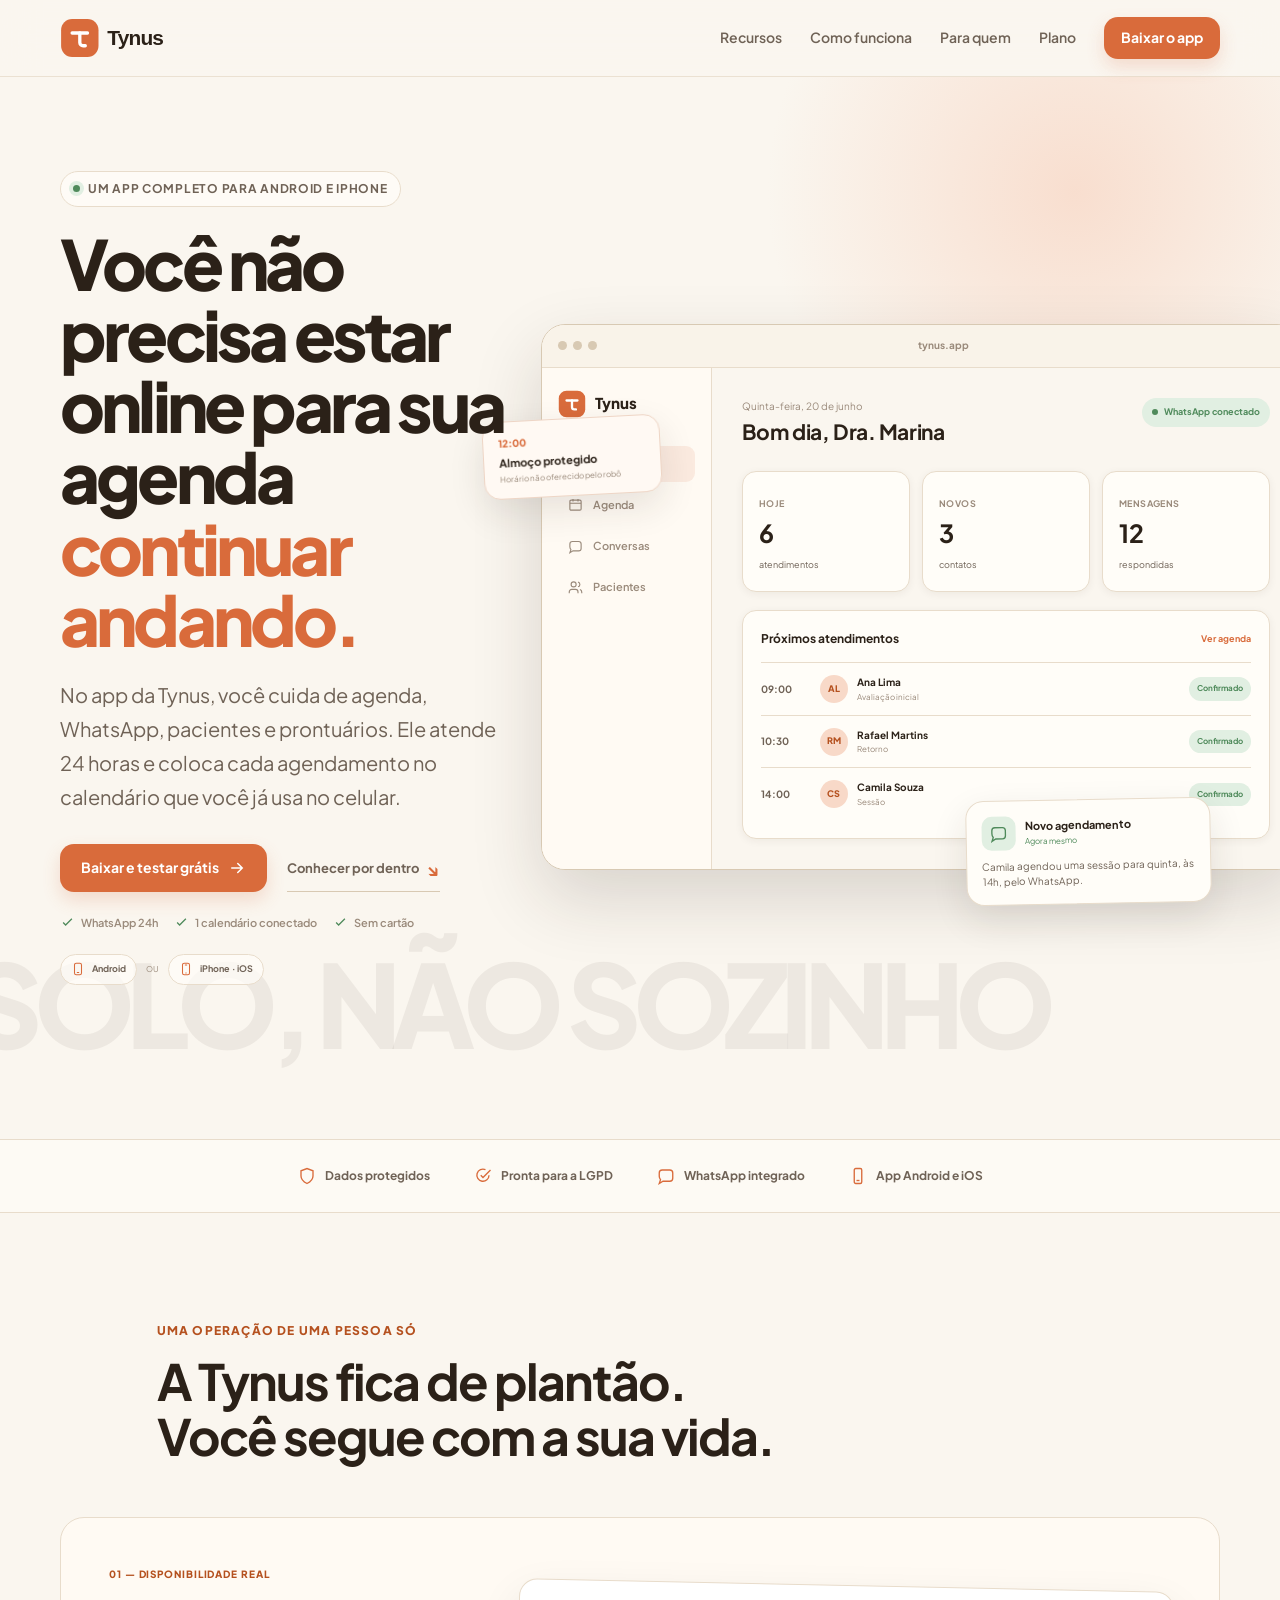
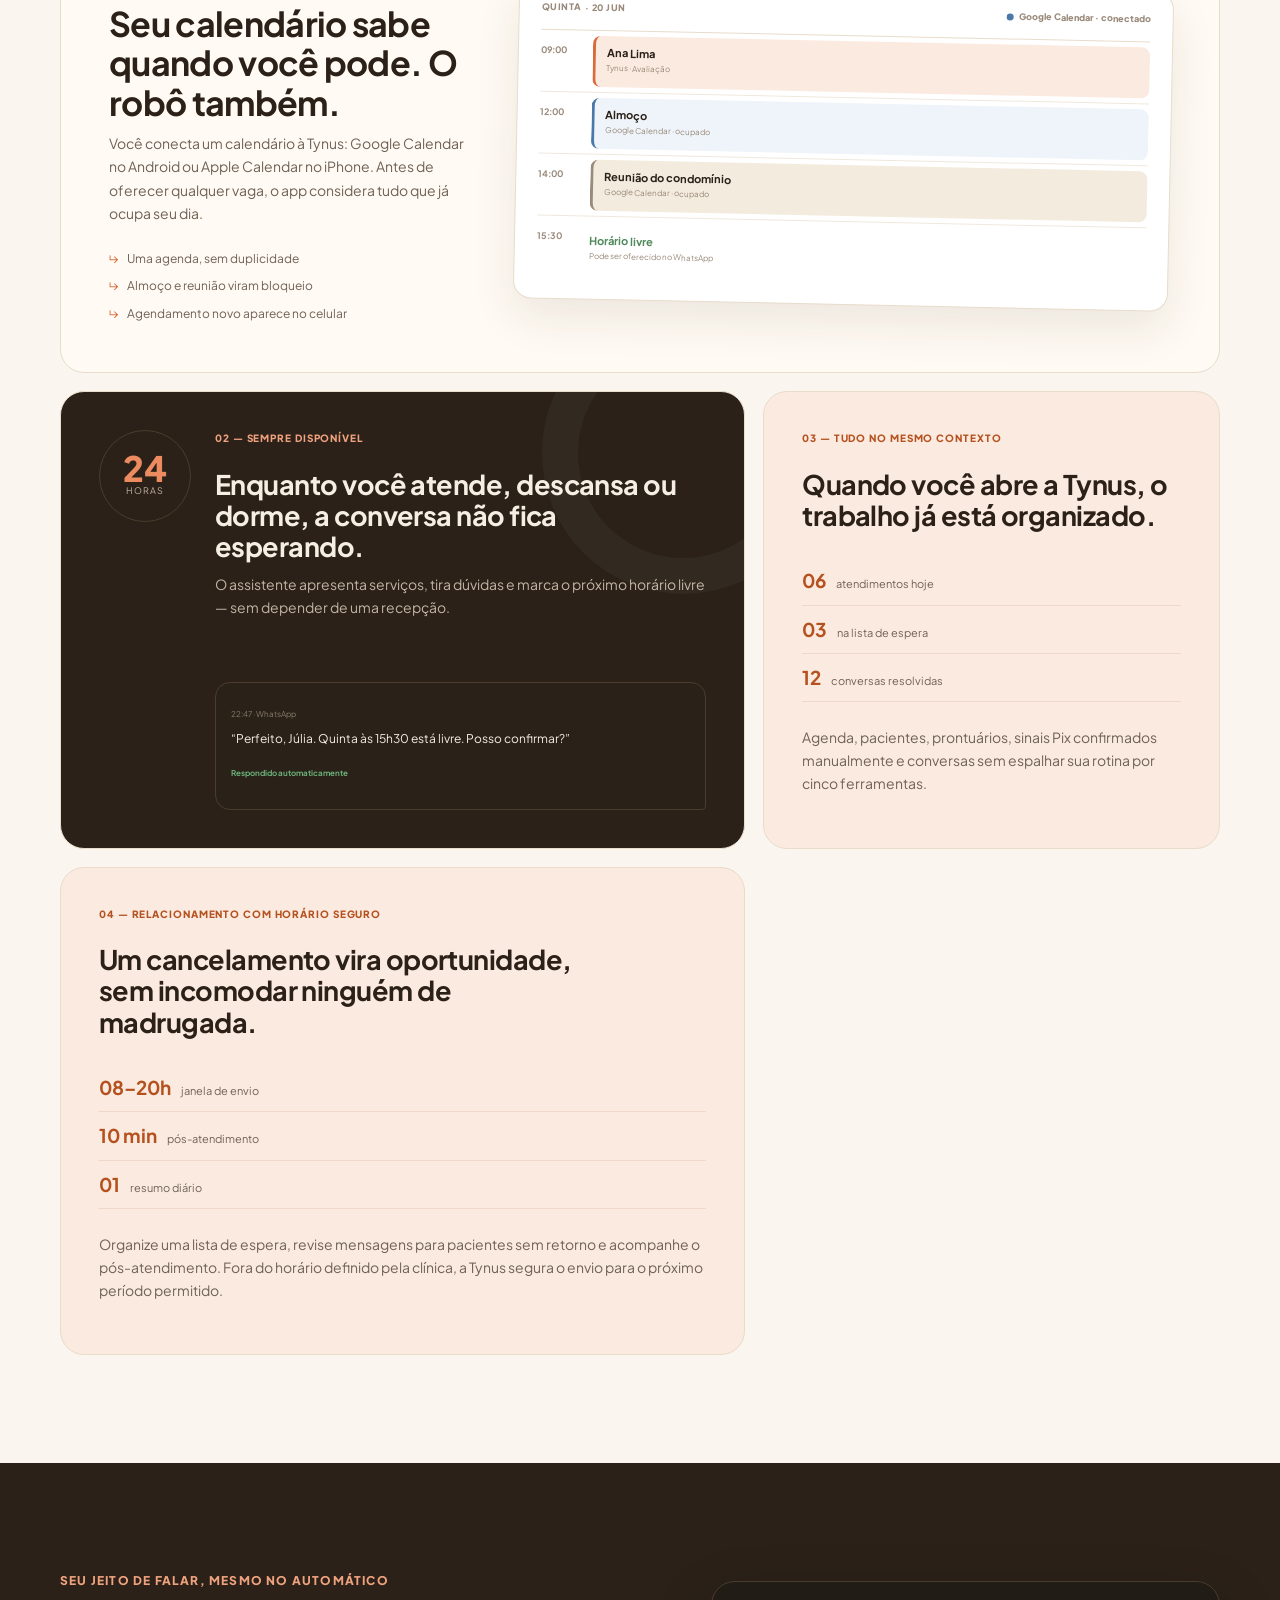
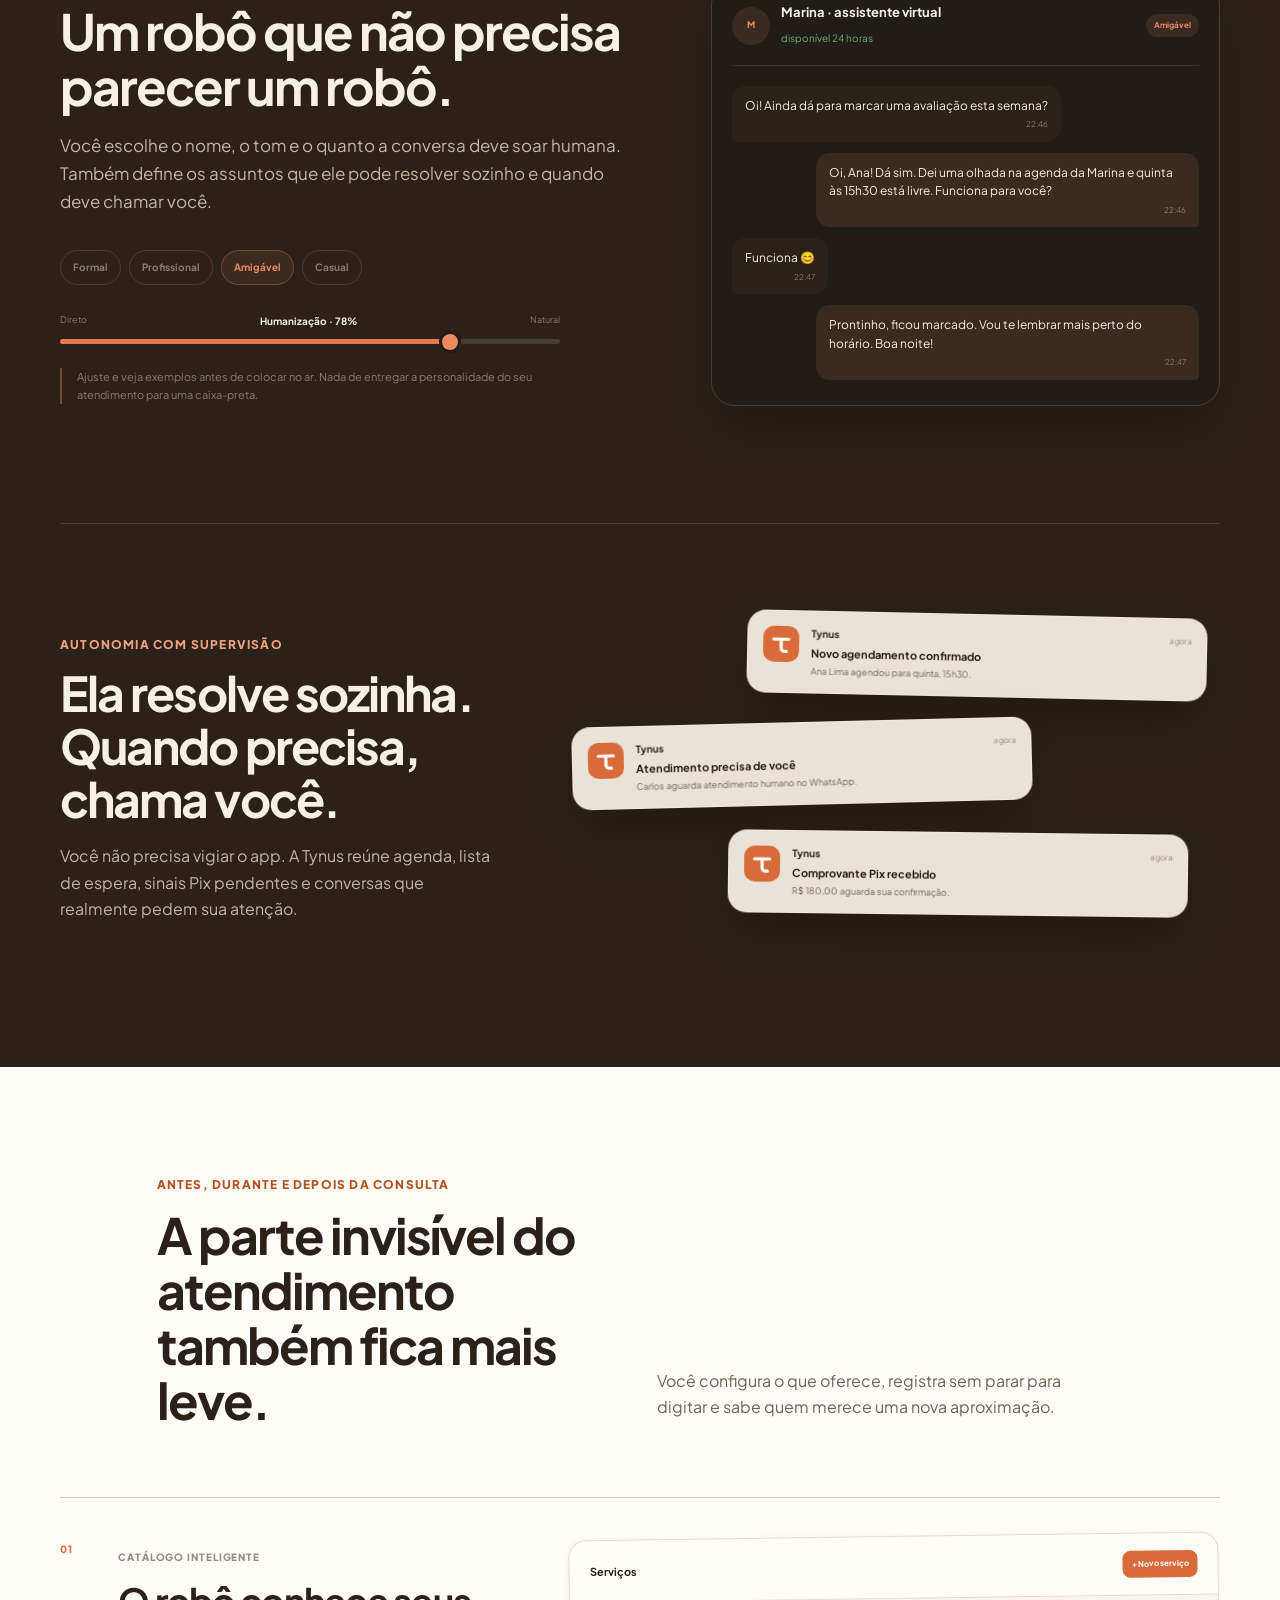
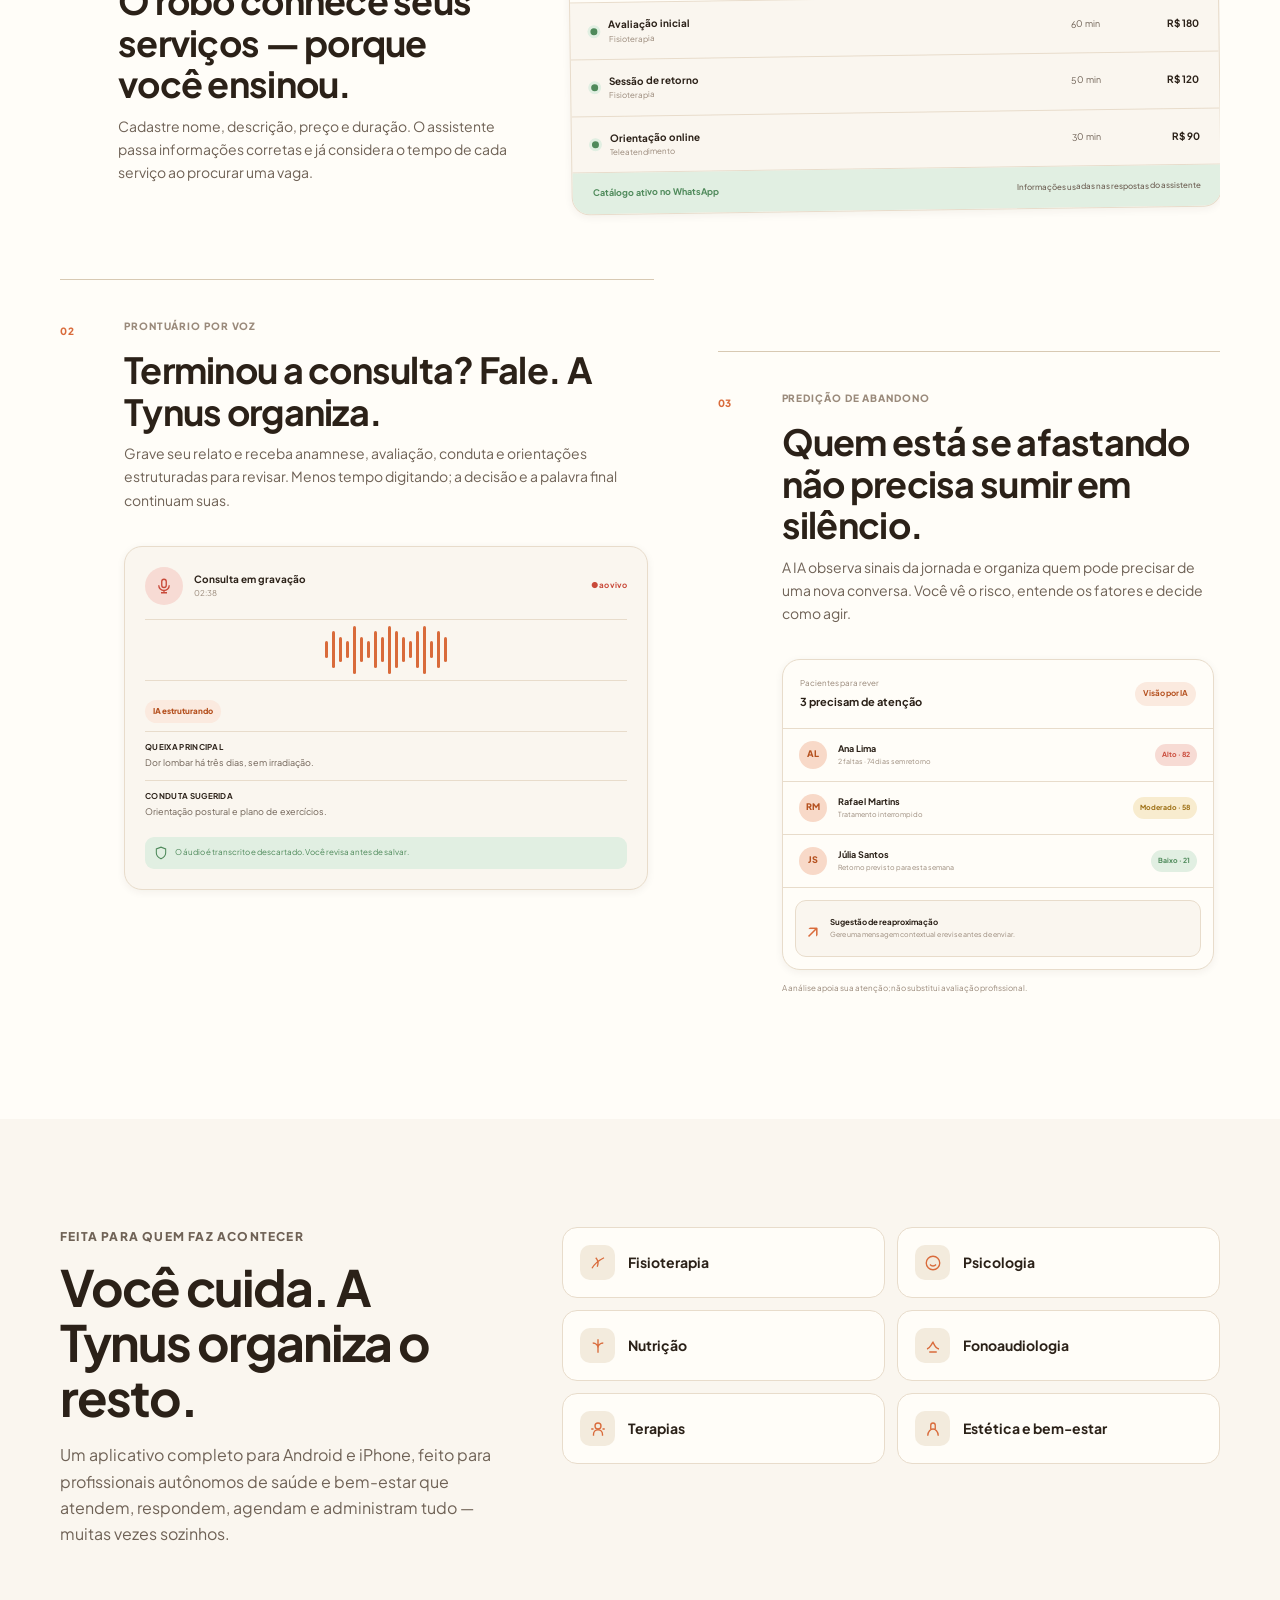
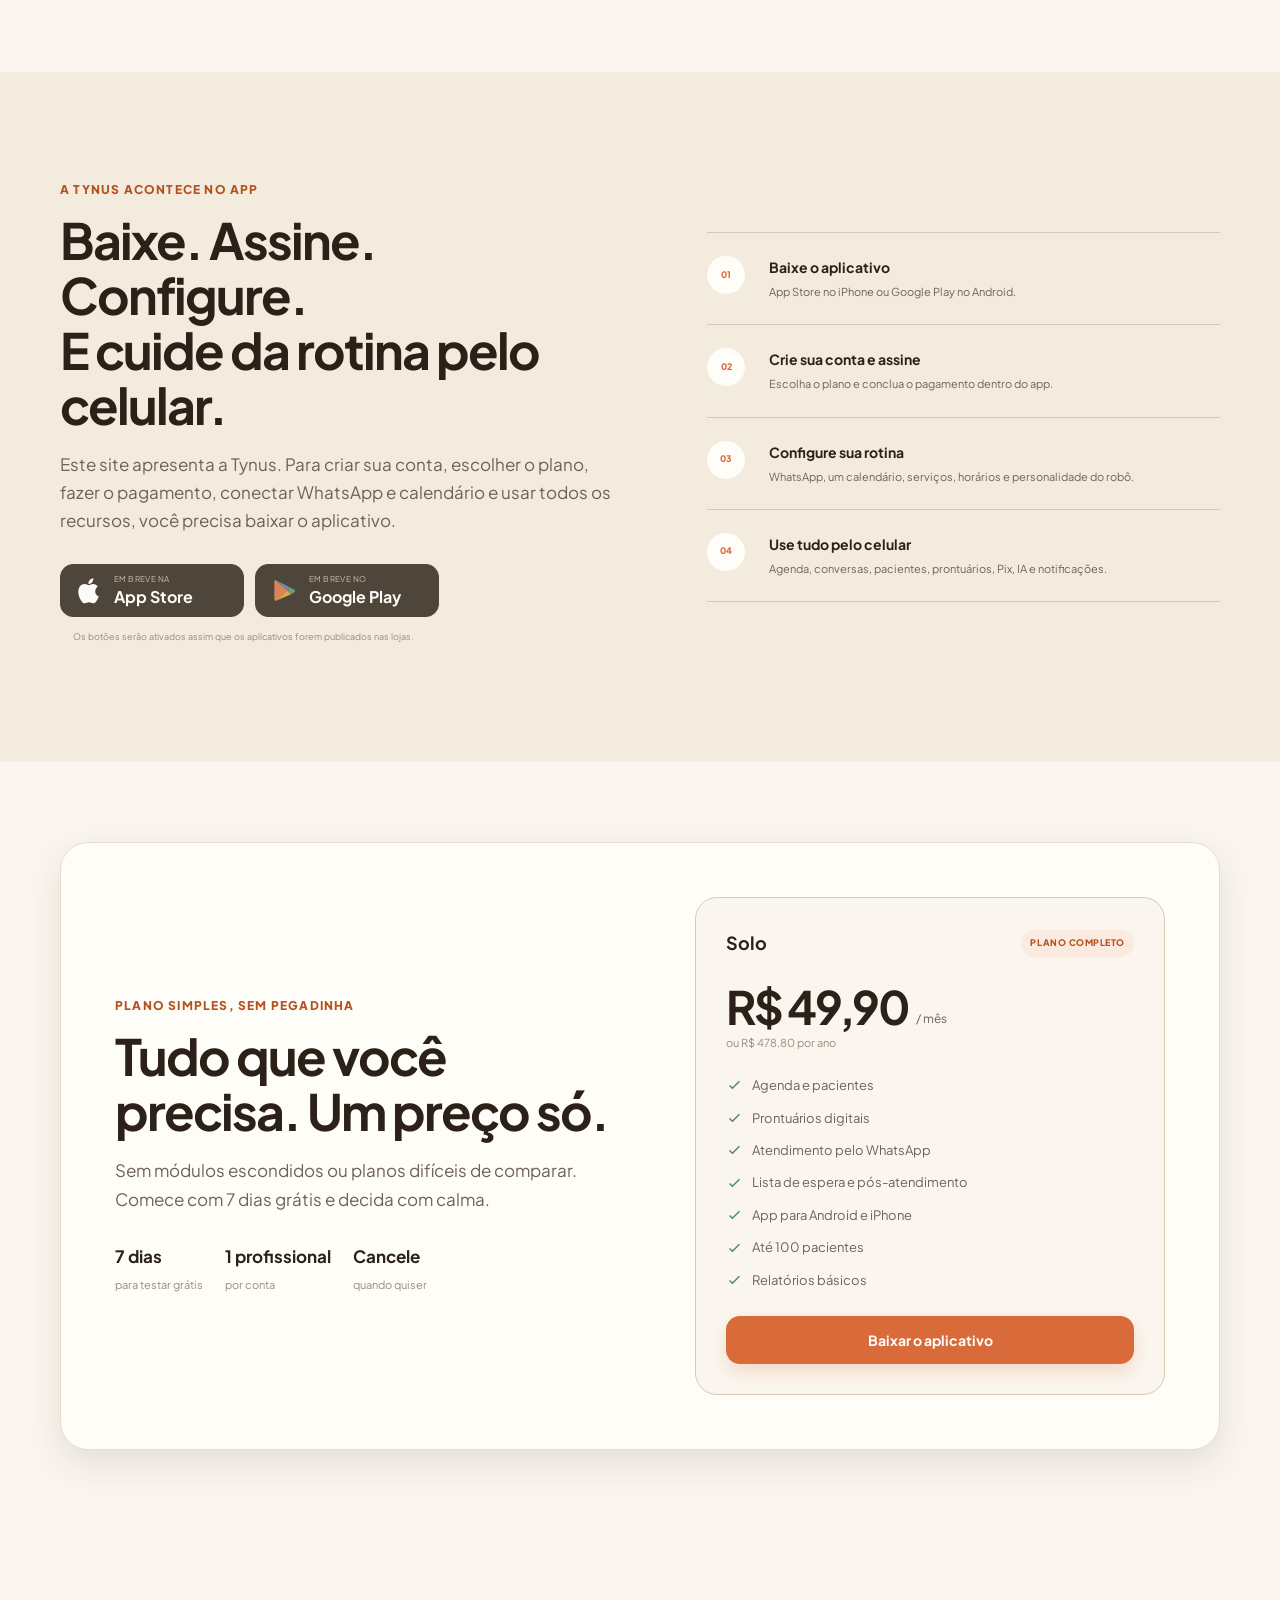
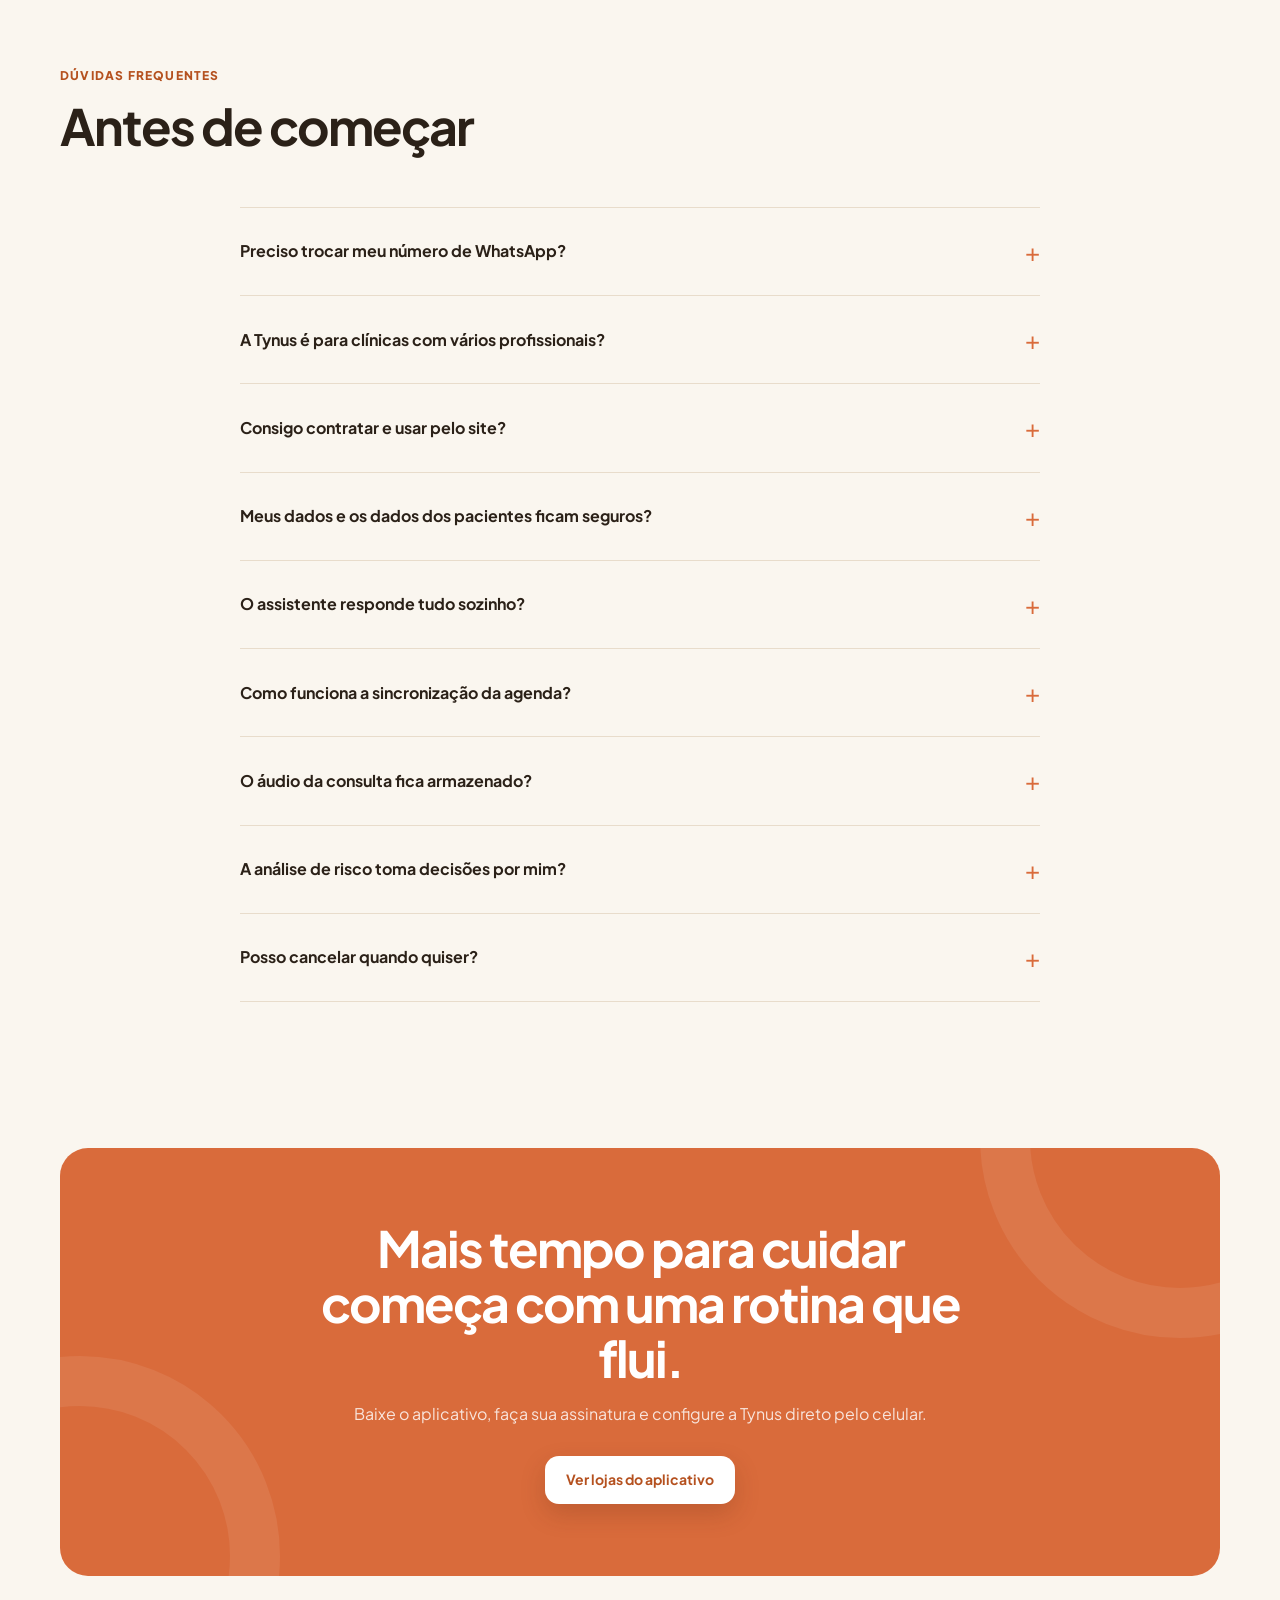
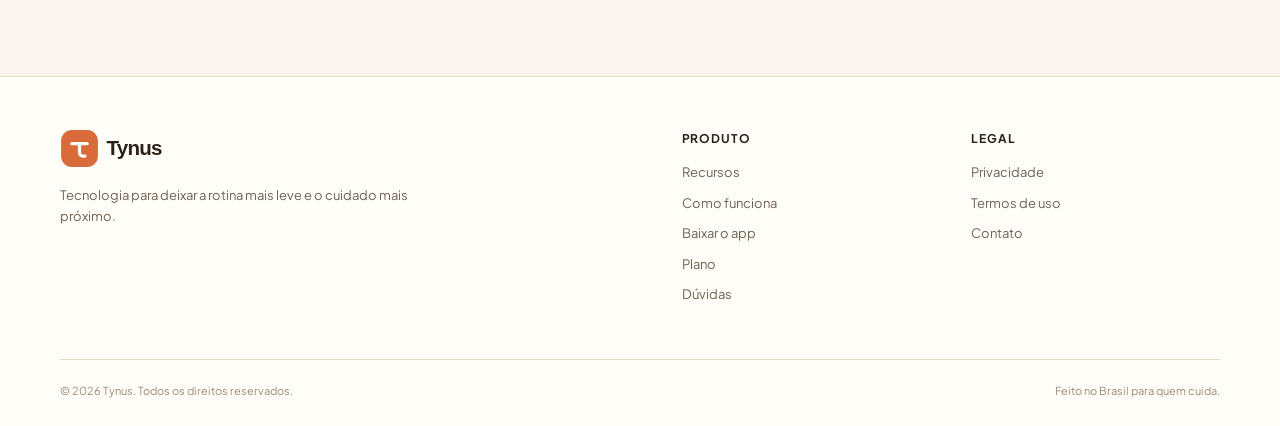
<file: index.html>
<!doctype html>
<html lang="pt-BR">
<head>
  <meta charset="utf-8">
  <meta name="viewport" content="width=device-width, initial-scale=1">
  <title>Tynus — Seu consultório organizado. Seu WhatsApp trabalhando.</title>
  <meta name="description" content="App Tynus para Android e iPhone: atendimento no WhatsApp 24 horas e sincronização com o calendário nativo do seu celular.">
  <meta name="theme-color" content="#FAF6EF">
  <meta property="og:type" content="website">
  <meta property="og:locale" content="pt_BR">
  <meta property="og:title" content="Tynus — Cuidado que flui">
  <meta property="og:description" content="Menos tempo organizando. Mais tempo cuidando.">
  <meta property="og:url" content="https://tynus.app/">
  <link rel="canonical" href="https://tynus.app/">
  <link rel="icon" href="assets/favicon.svg" type="image/svg+xml">
  <link rel="stylesheet" href="styles.css">
  <meta name="facebook-domain-verification" content="flyk3o7ew4yyuxo2bnrmum7q7jz6jv" />
</head>
<body>
  <header class="site-header">
    <nav class="nav container" aria-label="Navegação principal">
      <a class="logo" href="#inicio" aria-label="Tynus — início"><img src="assets/logo.svg" alt="Tynus" width="132" height="40"></a>
      <button class="menu-button" type="button" aria-label="Abrir menu" aria-expanded="false">
        <svg viewBox="0 0 24 24" width="24" height="24" fill="none" stroke="currentColor" stroke-width="1.8" stroke-linecap="round"><path d="M4 7h16M4 12h16M4 17h16"/></svg>
      </button>
      <div class="nav-links">
        <a href="#recursos">Recursos</a>
        <a href="#como-funciona">Como funciona</a>
        <a href="#para-quem">Para quem</a>
        <a href="#planos">Plano</a>
        <a class="button button-primary button-sm" href="#baixar">Baixar o app</a>
      </div>
    </nav>
  </header>

  <main>
    <section class="hero" id="inicio">
      <div class="container hero-grid">
        <div class="hero-copy">
          <p class="eyebrow"><span class="eyebrow-dot"></span> Um app completo para Android e iPhone</p>
          <h1>Você não precisa estar online para sua agenda <span>continuar andando.</span></h1>
          <p class="lead">No app da Tynus, você cuida de agenda, WhatsApp, pacientes e prontuários. Ele atende 24 horas e coloca cada agendamento no calendário que você já usa no celular.</p>
          <div class="hero-actions">
            <a class="button button-primary" href="#baixar">Baixar e testar grátis
              <svg viewBox="0 0 24 24" fill="none" stroke="currentColor" stroke-width="2" stroke-linecap="round"><path d="M5 12h14M13 6l6 6-6 6"/></svg>
            </a>
            <a class="text-link" href="#como-funciona">Conhecer por dentro <span>↘</span></a>
          </div>
          <p class="hero-note">
            <span><svg viewBox="0 0 24 24" fill="none" stroke="currentColor" stroke-width="2"><path d="m5 12 4 4L19 6"/></svg> WhatsApp 24h</span>
            <span><svg viewBox="0 0 24 24" fill="none" stroke="currentColor" stroke-width="2"><path d="m5 12 4 4L19 6"/></svg> 1 calendário conectado</span>
            <span><svg viewBox="0 0 24 24" fill="none" stroke="currentColor" stroke-width="2"><path d="m5 12 4 4L19 6"/></svg> Sem cartão</span>
          </p>
          <div class="platform-choice" aria-label="Disponível para Android e iPhone"><span><svg viewBox="0 0 24 24" fill="none" stroke="currentColor" stroke-width="1.8"><rect x="6" y="2" width="12" height="20" rx="3"/><path d="M10 18h4"/></svg>Android</span><i>ou</i><span><svg viewBox="0 0 24 24" fill="none" stroke="currentColor" stroke-width="1.8"><rect x="6" y="2" width="12" height="20" rx="3"/><path d="M10 5h4M11 19h2"/></svg>iPhone · iOS</span></div>
        </div>

        <div class="product-wrap reveal" aria-label="Prévia do painel Tynus">
          <div class="product-window">
            <div class="window-bar"><i></i><i></i><i></i><span class="window-title">tynus.app</span></div>
            <div class="dashboard">
              <aside class="sidebar">
                <div class="mini-brand"><img src="assets/favicon.svg" alt="">Tynus</div>
                <div class="side-item active"><svg viewBox="0 0 24 24" fill="none" stroke="currentColor" stroke-width="1.8"><path d="M3 11 12 4l9 7v9H3Z"/><path d="M9 20v-6h6v6"/></svg>Início</div>
                <div class="side-item"><svg viewBox="0 0 24 24" fill="none" stroke="currentColor" stroke-width="1.8"><rect x="3" y="5" width="18" height="16" rx="2"/><path d="M16 3v4M8 3v4M3 10h18"/></svg>Agenda</div>
                <div class="side-item"><svg viewBox="0 0 24 24" fill="none" stroke="currentColor" stroke-width="1.8"><path d="M21 15a4 4 0 0 1-4 4H8l-5 3 1.7-5.1A7 7 0 0 1 3 12V8a4 4 0 0 1 4-4h10a4 4 0 0 1 4 4Z"/></svg>Conversas</div>
                <div class="side-item"><svg viewBox="0 0 24 24" fill="none" stroke="currentColor" stroke-width="1.8"><path d="M16 21v-2a4 4 0 0 0-4-4H6a4 4 0 0 0-4 4v2"/><circle cx="9" cy="7" r="4"/><path d="M22 21v-2a4 4 0 0 0-3-3.87M16 3.13a4 4 0 0 1 0 7.75"/></svg>Pacientes</div>
              </aside>
              <div class="dash-main">
                <div class="dash-head"><div><p>Quinta-feira, 20 de junho</p><h3>Bom dia, Dra. Marina</h3></div><span class="status-pill">WhatsApp conectado</span></div>
                <div class="stat-grid">
                  <div class="stat-card"><span>Hoje</span><strong>6</strong><small>atendimentos</small></div>
                  <div class="stat-card"><span>Novos</span><strong>3</strong><small>contatos</small></div>
                  <div class="stat-card"><span>Mensagens</span><strong>12</strong><small>respondidas</small></div>
                </div>
                <div class="panel">
                  <div class="panel-title"><strong>Próximos atendimentos</strong><a href="#recursos">Ver agenda</a></div>
                  <div class="appointment"><span class="time">09:00</span><div class="person"><span class="avatar">AL</span><div><strong>Ana Lima</strong><small>Avaliação inicial</small></div></div><span class="tag">Confirmado</span></div>
                  <div class="appointment"><span class="time">10:30</span><div class="person"><span class="avatar">RM</span><div><strong>Rafael Martins</strong><small>Retorno</small></div></div><span class="tag">Confirmado</span></div>
                  <div class="appointment"><span class="time">14:00</span><div class="person"><span class="avatar">CS</span><div><strong>Camila Souza</strong><small>Sessão</small></div></div><span class="tag">Confirmado</span></div>
                </div>
              </div>
            </div>
          </div>
          <div class="floating-message">
            <div class="message-head"><span class="message-icon"><svg viewBox="0 0 24 24" fill="none" stroke="currentColor" stroke-width="1.8"><path d="M21 15a4 4 0 0 1-4 4H8l-5 3 1.7-5.1A7 7 0 0 1 3 12V8a4 4 0 0 1 4-4h10a4 4 0 0 1 4 4Z"/></svg></span><div><strong>Novo agendamento</strong><small>Agora mesmo</small></div></div>
            <p>Camila agendou uma sessão para quinta, às 14h, pelo WhatsApp.</p>
          </div>
          <div class="availability-note"><span>12:00</span><strong>Almoço protegido</strong><small>Horário não oferecido pelo robô</small></div>
        </div>
      </div>
    </section>

    <div class="trust-strip">
      <div class="container trust-content">
        <div class="trust-item"><svg viewBox="0 0 24 24" fill="none" stroke="currentColor" stroke-width="1.8"><path d="M12 22s8-4 8-10V5l-8-3-8 3v7c0 6 8 10 8 10Z"/></svg>Dados protegidos</div>
        <div class="trust-item"><svg viewBox="0 0 24 24" fill="none" stroke="currentColor" stroke-width="1.8"><path d="M20 11a8.1 8.1 0 1 1-4.7-7.4"/><path d="m9 11 3 3L22 4"/></svg>Pronta para a LGPD</div>
        <div class="trust-item"><svg viewBox="0 0 24 24" fill="none" stroke="currentColor" stroke-width="1.8"><path d="M21 15a4 4 0 0 1-4 4H8l-5 3 1.7-5.1A7 7 0 0 1 3 12V8a4 4 0 0 1 4-4h10a4 4 0 0 1 4 4Z"/></svg>WhatsApp integrado</div>
        <div class="trust-item"><svg viewBox="0 0 24 24" fill="none" stroke="currentColor" stroke-width="1.8"><rect x="7" y="2" width="10" height="20" rx="2"/><path d="M10 18h4"/></svg>App Android e iOS</div>
      </div>
    </div>

    <section class="section" id="recursos">
      <div class="container">
        <div class="section-heading offset-heading reveal"><p class="section-kicker">Uma operação de uma pessoa só</p><h2>A Tynus fica de plantão.<br>Você segue com a sua vida.</h2></div>
        <div class="feature-stories">
          <article class="story story-availability reveal">
            <div class="story-copy"><span class="story-number">01 — Disponibilidade real</span><h3>Seu calendário sabe quando você pode. O robô também.</h3><p>Você conecta um calendário à Tynus: Google Calendar no Android ou Apple Calendar no iPhone. Antes de oferecer qualquer vaga, o app considera tudo que já ocupa seu dia.</p><ul><li>Uma agenda, sem duplicidade</li><li>Almoço e reunião viram bloqueio</li><li>Agendamento novo aparece no celular</li></ul></div>
            <div class="calendar-board" aria-label="Exemplo de agenda sincronizada">
              <div class="calendar-top"><span>QUINTA · 20 JUN</span><div><i class="google-dot"></i> Google Calendar · conectado</div></div>
              <div class="calendar-row"><time>09:00</time><div class="calendar-event appointment-event"><strong>Ana Lima</strong><small>Tynus · Avaliação</small></div></div>
              <div class="calendar-row"><time>12:00</time><div class="calendar-event blocked-event"><strong>Almoço</strong><small>Google Calendar · ocupado</small></div></div>
              <div class="calendar-row"><time>14:00</time><div class="calendar-event personal-event"><strong>Reunião do condomínio</strong><small>Google Calendar · ocupado</small></div></div>
              <div class="calendar-row available-row"><time>15:30</time><div><strong>Horário livre</strong><small>Pode ser oferecido no WhatsApp</small></div></div>
            </div>
          </article>

          <article class="story story-always-on reveal">
            <div class="always-on-mark"><span>24</span><small>horas</small></div>
            <div><span class="story-number">02 — Sempre disponível</span><h3>Enquanto você atende, descansa ou dorme, a conversa não fica esperando.</h3><p>O assistente apresenta serviços, tira dúvidas e marca o próximo horário livre — sem depender de uma recepção.</p></div>
            <div class="night-message"><small>22:47 · WhatsApp</small><p>“Perfeito, Júlia. Quinta às 15h30 está livre. Posso confirmar?”</p><span>Respondido automaticamente</span></div>
          </article>

          <article class="story story-routine reveal">
            <div><span class="story-number">03 — Tudo no mesmo contexto</span><h3>Quando você abre a Tynus, o trabalho já está organizado.</h3></div>
            <div class="routine-list"><span><b>06</b> atendimentos hoje</span><span><b>03</b> na lista de espera</span><span><b>12</b> conversas resolvidas</span></div>
            <p>Agenda, pacientes, prontuários, sinais Pix confirmados manualmente e conversas sem espalhar sua rotina por cinco ferramentas.</p>
          </article>

          <article class="story story-routine reveal">
            <div><span class="story-number">04 — Relacionamento com horário seguro</span><h3>Um cancelamento vira oportunidade, sem incomodar ninguém de madrugada.</h3></div>
            <div class="routine-list"><span><b>08–20h</b> janela de envio</span><span><b>10 min</b> pós-atendimento</span><span><b>01</b> resumo diário</span></div>
            <p>Organize uma lista de espera, revise mensagens para pacientes sem retorno e acompanhe o pós-atendimento. Fora do horário definido pela clínica, a Tynus segura o envio para o próximo período permitido.</p>
          </article>
        </div>
      </div>
    </section>

    <section class="section workflow-section" id="como-funciona">
      <div class="container humanization-layout">
        <div class="humanization-copy reveal">
          <p class="section-kicker">Seu jeito de falar, mesmo no automático</p>
          <h2>Um robô que não precisa parecer um robô.</h2>
          <p>Você escolhe o nome, o tom e o quanto a conversa deve soar humana. Também define os assuntos que ele pode resolver sozinho e quando deve chamar você.</p>
          <div class="human-points"><span>Formal</span><span>Profissional</span><span class="active">Amigável</span><span>Casual</span></div>
          <div class="human-slider"><div><span>Direto</span><strong>Humanização · 78%</strong><span>Natural</span></div><i></i></div>
          <p class="config-note">Ajuste e veja exemplos antes de colocar no ar. Nada de entregar a personalidade do seu atendimento para uma caixa-preta.</p>
        </div>
        <div class="chat-demo reveal" aria-label="Exemplo de conversa automatizada">
          <div class="chat-head"><span class="avatar">M</span><div><strong>Marina · assistente virtual</strong><small>disponível 24 horas</small></div><span class="tone-label">Amigável</span></div>
          <div class="chat-body">
            <div class="bubble in">Oi! Ainda dá para marcar uma avaliação esta semana?<small>22:46</small></div>
            <div class="bubble out">Oi, Ana! Dá sim. Dei uma olhada na agenda da Marina e quinta às 15h30 está livre. Funciona para você?<small>22:46</small></div>
            <div class="bubble in">Funciona 😊<small>22:47</small></div>
            <div class="bubble out">Prontinho, ficou marcado. Vou te lembrar mais perto do horário. Boa noite!<small>22:47</small></div>
          </div>
        </div>
      </div>

      <div class="container notification-layer reveal">
        <div class="notification-copy">
          <p class="section-kicker">Autonomia com supervisão</p>
          <h2>Ela resolve sozinha.<br>Quando precisa, chama você.</h2>
          <p>Você não precisa vigiar o app. A Tynus reúne agenda, lista de espera, sinais Pix pendentes e conversas que realmente pedem sua atenção.</p>
        </div>
        <div class="push-stack" aria-label="Exemplos de notificações push da Tynus">
          <div class="push-card push-appointment"><img src="assets/favicon.svg" alt=""><div><span><strong>Tynus</strong><time>agora</time></span><b>Novo agendamento confirmado</b><p>Ana Lima agendou para quinta, 15h30.</p></div></div>
          <div class="push-card push-handoff"><img src="assets/favicon.svg" alt=""><div><span><strong>Tynus</strong><time>agora</time></span><b>Atendimento precisa de você</b><p>Carlos aguarda atendimento humano no WhatsApp.</p></div></div>
          <div class="push-card push-pix"><img src="assets/favicon.svg" alt=""><div><span><strong>Tynus</strong><time>agora</time></span><b>Comprovante Pix recebido</b><p>R$ 180,00 aguarda sua confirmação.</p></div></div>
        </div>
      </div>
    </section>

    <section class="section depth-section" aria-labelledby="depth-title">
      <div class="container">
        <div class="depth-heading reveal">
          <p class="section-kicker">Antes, durante e depois da consulta</p>
          <h2 id="depth-title">A parte invisível do atendimento também fica mais leve.</h2>
          <p>Você configura o que oferece, registra sem parar para digitar e sabe quem merece uma nova aproximação.</p>
        </div>

        <div class="product-rail">
          <article class="product-module catalog-module reveal">
            <div class="module-index">01</div>
            <div class="module-copy">
              <span>Catálogo inteligente</span>
              <h3>O robô conhece seus serviços — porque você ensinou.</h3>
              <p>Cadastre nome, descrição, preço e duração. O assistente passa informações corretas e já considera o tempo de cada serviço ao procurar uma vaga.</p>
            </div>
            <div class="catalog-ui" aria-label="Exemplo do catálogo de serviços">
              <div class="catalog-head"><strong>Serviços</strong><span>+ Novo serviço</span></div>
              <div class="service-row"><i class="service-status"></i><div><strong>Avaliação inicial</strong><small>Fisioterapia</small></div><span>60 min</span><b>R$ 180</b></div>
              <div class="service-row"><i class="service-status"></i><div><strong>Sessão de retorno</strong><small>Fisioterapia</small></div><span>50 min</span><b>R$ 120</b></div>
              <div class="service-row"><i class="service-status"></i><div><strong>Orientação online</strong><small>Teleatendimento</small></div><span>30 min</span><b>R$ 90</b></div>
              <div class="catalog-foot"><span>Catálogo ativo no WhatsApp</span><small>Informações usadas nas respostas do assistente</small></div>
            </div>
          </article>

          <article class="product-module voice-module reveal">
            <div class="module-index">02</div>
            <div class="module-copy">
              <span>Prontuário por voz</span>
              <h3>Terminou a consulta? Fale. A Tynus organiza.</h3>
              <p>Grave seu relato e receba anamnese, avaliação, conduta e orientações estruturadas para revisar. Menos tempo digitando; a decisão e a palavra final continuam suas.</p>
            </div>
            <div class="recorder-ui" aria-label="Exemplo de gravação de prontuário">
              <div class="recorder-top"><span class="mic-button"><svg viewBox="0 0 24 24" fill="none" stroke="currentColor" stroke-width="1.8"><rect x="9" y="3" width="6" height="11" rx="3"/><path d="M5 11a7 7 0 0 0 14 0M12 18v3M8 21h8"/></svg></span><div><strong>Consulta em gravação</strong><small>02:38</small></div><i>● ao vivo</i></div>
              <div class="waveform" aria-hidden="true"><b></b><b></b><b></b><b></b><b></b><b></b><b></b><b></b><b></b><b></b><b></b><b></b><b></b><b></b><b></b><b></b><b></b><b></b></div>
              <div class="ai-fields"><span>IA estruturando</span><p><strong>Queixa principal</strong> Dor lombar há três dias, sem irradiação.</p><p><strong>Conduta sugerida</strong> Orientação postural e plano de exercícios.</p></div>
              <div class="privacy-note"><svg viewBox="0 0 24 24" fill="none" stroke="currentColor" stroke-width="1.8"><path d="M12 22s8-4 8-10V5l-8-3-8 3v7c0 6 8 10 8 10Z"/></svg>O áudio é transcrito e descartado. Você revisa antes de salvar.</div>
            </div>
          </article>

          <article class="product-module risk-module reveal">
            <div class="module-index">03</div>
            <div class="module-copy">
              <span>Predição de abandono</span>
              <h3>Quem está se afastando não precisa sumir em silêncio.</h3>
              <p>A IA observa sinais da jornada e organiza quem pode precisar de uma nova conversa. Você vê o risco, entende os fatores e decide como agir.</p>
            </div>
            <div class="risk-ui" aria-label="Exemplo de visão de risco de abandono">
              <div class="risk-head"><div><small>Pacientes para rever</small><strong>3 precisam de atenção</strong></div><span>Visão por IA</span></div>
              <div class="risk-person"><span class="avatar">AL</span><div><strong>Ana Lima</strong><small>2 faltas · 74 dias sem retorno</small></div><b class="risk-high">Alto · 82</b></div>
              <div class="risk-person"><span class="avatar">RM</span><div><strong>Rafael Martins</strong><small>Tratamento interrompido</small></div><b class="risk-medium">Moderado · 58</b></div>
              <div class="risk-person"><span class="avatar">JS</span><div><strong>Júlia Santos</strong><small>Retorno previsto para esta semana</small></div><b class="risk-low">Baixo · 21</b></div>
              <div class="risk-action"><span>↗</span><div><strong>Sugestão de reaproximação</strong><small>Gere uma mensagem contextual e revise antes de enviar.</small></div></div>
            </div>
            <small class="support-disclaimer">A análise apoia sua atenção; não substitui avaliação profissional.</small>
          </article>
        </div>
      </div>
    </section>

    <section class="section" id="para-quem">
      <div class="container who-grid">
        <div class="who-copy reveal"><p class="section-kicker">Feita para quem faz acontecer</p><h2>Você cuida. A Tynus organiza o resto.</h2><p>Um aplicativo completo para Android e iPhone, feito para profissionais autônomos de saúde e bem-estar que atendem, respondem, agendam e administram tudo — muitas vezes sozinhos.</p></div>
        <div class="specialties">
          <div class="specialty reveal"><span><svg viewBox="0 0 24 24" fill="none" stroke="currentColor" stroke-width="1.8"><path d="M4 19c4-7 8-10 16-14M9 5c3 3 4 7 2 12"/></svg></span>Fisioterapia</div>
          <div class="specialty reveal"><span><svg viewBox="0 0 24 24" fill="none" stroke="currentColor" stroke-width="1.8"><circle cx="12" cy="12" r="9"/><path d="M8 14s1.5 2 4 2 4-2 4-2M9 9h.01M15 9h.01"/></svg></span>Psicologia</div>
          <div class="specialty reveal"><span><svg viewBox="0 0 24 24" fill="none" stroke="currentColor" stroke-width="1.8"><path d="M12 3v18M5 8c4 0 7 3 7 7M19 8c-4 0-7 3-7 7"/></svg></span>Nutrição</div>
          <div class="specialty reveal"><span><svg viewBox="0 0 24 24" fill="none" stroke="currentColor" stroke-width="1.8"><path d="M4 16c4-1 5-5 8-9 2 4 3 8 8 9M7 20h10"/></svg></span>Fonoaudiologia</div>
          <div class="specialty reveal"><span><svg viewBox="0 0 24 24" fill="none" stroke="currentColor" stroke-width="1.8"><circle cx="12" cy="8" r="4"/><path d="M6 21v-2a6 6 0 0 1 12 0v2M3 12h3M18 12h3"/></svg></span>Terapias</div>
          <div class="specialty reveal"><span><svg viewBox="0 0 24 24" fill="none" stroke="currentColor" stroke-width="1.8"><path d="M5 21c0-6 4-9 7-9s7 3 7 9M9 12V7a3 3 0 0 1 6 0v5"/></svg></span>Estética e bem-estar</div>
        </div>
      </div>
    </section>

    <section class="section download-section" id="baixar">
      <div class="container download-layout reveal">
        <div class="download-copy">
          <p class="section-kicker">A Tynus acontece no app</p>
          <h2>Baixe. Assine. Configure.<br>E cuide da rotina pelo celular.</h2>
          <p>Este site apresenta a Tynus. Para criar sua conta, escolher o plano, fazer o pagamento, conectar WhatsApp e calendário e usar todos os recursos, você precisa baixar o aplicativo.</p>
          <div class="store-links" aria-label="Aplicativos da Tynus">
            <span class="store-link is-pending" role="link" aria-disabled="true">
              <svg viewBox="0 0 24 24" fill="currentColor" aria-hidden="true"><path d="M17.1 12.5c0-2.7 2.2-4 2.3-4.1a5 5 0 0 0-3.9-2.1c-1.7-.2-3.2 1-4.1 1-.9 0-2.2-1-3.7-1-1.9 0-3.7 1.1-4.7 2.8-2 3.5-.5 8.7 1.4 11.5.9 1.4 2 2.9 3.5 2.8 1.4-.1 1.9-.9 3.6-.9 1.7 0 2.2.9 3.7.9s2.5-1.4 3.4-2.8a12 12 0 0 0 1.6-3.3 4.7 4.7 0 0 1-3.1-4.8ZM14.4 4.6A4.8 4.8 0 0 0 15.5 1a4.9 4.9 0 0 0-3.3 1.7A4.5 4.5 0 0 0 11 6.1a4 4 0 0 0 3.4-1.5Z"/></svg>
              <span><small>Em breve na</small><strong>App Store</strong></span>
            </span>
            <span class="store-link is-pending" role="link" aria-disabled="true">
              <svg viewBox="0 0 24 24" fill="none" aria-hidden="true"><path d="m3.8 2.7 10.8 9.4L3.8 21.3a2 2 0 0 1-.8-1.6V4.3a2 2 0 0 1 .8-1.6Z" fill="#d96b3b"/><path d="m14.6 12.1 3-2.6 3.3 1.9c.8.5.8 1.6 0 2.1l-3.4 2-2.9-3.4Z" fill="#4f8a5b"/><path d="m3.8 2.7 13.8 6.8-3 2.6L3.8 2.7Z" fill="#4a78a8"/><path d="m3.8 21.3 10.8-9.2 2.9 3.4-13.7 5.8Z" fill="#d89a2b"/></svg>
              <span><small>Em breve no</small><strong>Google Play</strong></span>
            </span>
          </div>
          <p class="store-pending-note"><span></span> Os botões serão ativados assim que os aplicativos forem publicados nas lojas.</p>
        </div>
        <div class="app-steps" aria-label="Como começar a usar a Tynus">
          <div class="app-step"><span>01</span><div><strong>Baixe o aplicativo</strong><small>App Store no iPhone ou Google Play no Android.</small></div></div>
          <div class="app-step"><span>02</span><div><strong>Crie sua conta e assine</strong><small>Escolha o plano e conclua o pagamento dentro do app.</small></div></div>
          <div class="app-step"><span>03</span><div><strong>Configure sua rotina</strong><small>WhatsApp, um calendário, serviços, horários e personalidade do robô.</small></div></div>
          <div class="app-step"><span>04</span><div><strong>Use tudo pelo celular</strong><small>Agenda, conversas, pacientes, prontuários, Pix, IA e notificações.</small></div></div>
        </div>
      </div>
    </section>

    <section class="section pricing-section" id="planos">
      <div class="container pricing-wrap reveal">
        <div class="pricing-copy"><p class="section-kicker">Plano simples, sem pegadinha</p><h2>Tudo que você precisa. Um preço só.</h2><p class="lead">Sem módulos escondidos ou planos difíceis de comparar. Comece com 7 dias grátis e decida com calma.</p><div class="pricing-highlights"><div><strong>7 dias</strong><span>para testar grátis</span></div><div><strong>1 profissional</strong><span>por conta</span></div><div><strong>Cancele</strong><span>quando quiser</span></div></div></div>
        <div class="price-card">
          <div class="plan-label"><strong>Solo</strong><span class="popular">Plano completo</span></div>
          <div class="price"><strong>R$ 49,90</strong><span>/ mês</span></div>
          <p class="price-detail">ou R$ 478,80 por ano</p>
          <ul>
            <li><svg viewBox="0 0 24 24" fill="none" stroke="currentColor" stroke-width="2"><path d="m5 12 4 4L19 6"/></svg>Agenda e pacientes</li>
            <li><svg viewBox="0 0 24 24" fill="none" stroke="currentColor" stroke-width="2"><path d="m5 12 4 4L19 6"/></svg>Prontuários digitais</li>
            <li><svg viewBox="0 0 24 24" fill="none" stroke="currentColor" stroke-width="2"><path d="m5 12 4 4L19 6"/></svg>Atendimento pelo WhatsApp</li>
            <li><svg viewBox="0 0 24 24" fill="none" stroke="currentColor" stroke-width="2"><path d="m5 12 4 4L19 6"/></svg>Lista de espera e pós-atendimento</li>
            <li><svg viewBox="0 0 24 24" fill="none" stroke="currentColor" stroke-width="2"><path d="m5 12 4 4L19 6"/></svg>App para Android e iPhone</li>
            <li><svg viewBox="0 0 24 24" fill="none" stroke="currentColor" stroke-width="2"><path d="m5 12 4 4L19 6"/></svg>Até 100 pacientes</li>
            <li><svg viewBox="0 0 24 24" fill="none" stroke="currentColor" stroke-width="2"><path d="m5 12 4 4L19 6"/></svg>Relatórios básicos</li>
          </ul>
          <a class="button button-primary" href="#baixar">Baixar o aplicativo</a>
        </div>
      </div>
    </section>

    <section class="section" id="duvidas">
      <div class="container"><div class="section-heading reveal"><p class="section-kicker">Dúvidas frequentes</p><h2>Antes de começar</h2></div>
        <div class="faq-list reveal">
          <details><summary>Preciso trocar meu número de WhatsApp?</summary><p>Não necessariamente. A configuração depende de como seu número está conectado hoje. A equipe Tynus orienta o melhor caminho durante a ativação.</p></details>
          <details><summary>A Tynus é para clínicas com vários profissionais?</summary><p>Neste momento, o produto foi desenhado para uma pessoa por conta. Assim conseguimos oferecer uma rotina simples e direta para profissionais autônomos.</p></details>
          <details><summary>Consigo contratar e usar pelo site?</summary><p>Não. O site apresenta o produto; a criação da conta, assinatura, pagamento, configuração e uso acontecem dentro do aplicativo para Android ou iPhone.</p></details>
          <details><summary>Meus dados e os dados dos pacientes ficam seguros?</summary><p>A Tynus aplica autenticação, isolamento dos dados por conta, proteção de informações sensíveis e controles alinhados à LGPD. Você também pode solicitar acesso, correção ou exclusão de dados conforme a legislação.</p></details>
          <details><summary>O assistente responde tudo sozinho?</summary><p>Você escolhe o tom, os serviços e até onde ele pode ir. Quando necessário, pode assumir a conversa no inbox e continuar pessoalmente.</p></details>
          <details><summary>Como funciona a sincronização da agenda?</summary><p>Você conecta apenas um calendário: Google Calendar se usa Android ou Apple Calendar se usa iPhone. Eventos ocupados, como almoço ou reunião, deixam de aparecer como horários disponíveis; os novos agendamentos feitos pela Tynus aparecem nesse mesmo calendário do celular.</p></details>
          <details><summary>O áudio da consulta fica armazenado?</summary><p>Não. O áudio é enviado para transcrição e estruturação do prontuário, depois é descartado. O texto sugerido pela IA fica disponível para você revisar antes de salvar.</p></details>
          <details><summary>A análise de risco toma decisões por mim?</summary><p>Não. Ela organiza sinais, fatores e histórico para destacar pacientes que podem estar se afastando. A interpretação, a abordagem e qualquer mensagem enviada continuam sob sua responsabilidade.</p></details>
          <details><summary>Posso cancelar quando quiser?</summary><p>Sim. Não há fidelidade no plano mensal. Você pode cancelar a renovação e continuar usando até o fim do período já pago.</p></details>
        </div>
      </div>
    </section>

    <section class="final-cta">
      <div class="container"><div class="cta-box reveal"><h2>Mais tempo para cuidar começa com uma rotina que flui.</h2><p>Baixe o aplicativo, faça sua assinatura e configure a Tynus direto pelo celular.</p><a class="button" href="#baixar">Ver lojas do aplicativo</a></div></div>
    </section>
  </main>

  <footer class="site-footer">
    <div class="container">
      <div class="footer-grid"><div class="footer-brand"><img src="assets/logo.svg" alt="Tynus"><p>Tecnologia para deixar a rotina mais leve e o cuidado mais próximo.</p></div><div class="footer-col"><strong>Produto</strong><a href="#recursos">Recursos</a><a href="#como-funciona">Como funciona</a><a href="#baixar">Baixar o app</a><a href="#planos">Plano</a><a href="#duvidas">Dúvidas</a></div><div class="footer-col"><strong>Legal</strong><a href="privacidade.html">Privacidade</a><a href="termos.html">Termos de uso</a><a href="mailto:suporte@tynus.com.br">Contato</a></div></div>
      <div class="footer-bottom"><span>© <span data-year></span> Tynus. Todos os direitos reservados.</span><span>Feito no Brasil para quem cuida.</span></div>
    </div>
  </footer>
  <script src="script.js"></script>
</body>
</html>
</file>
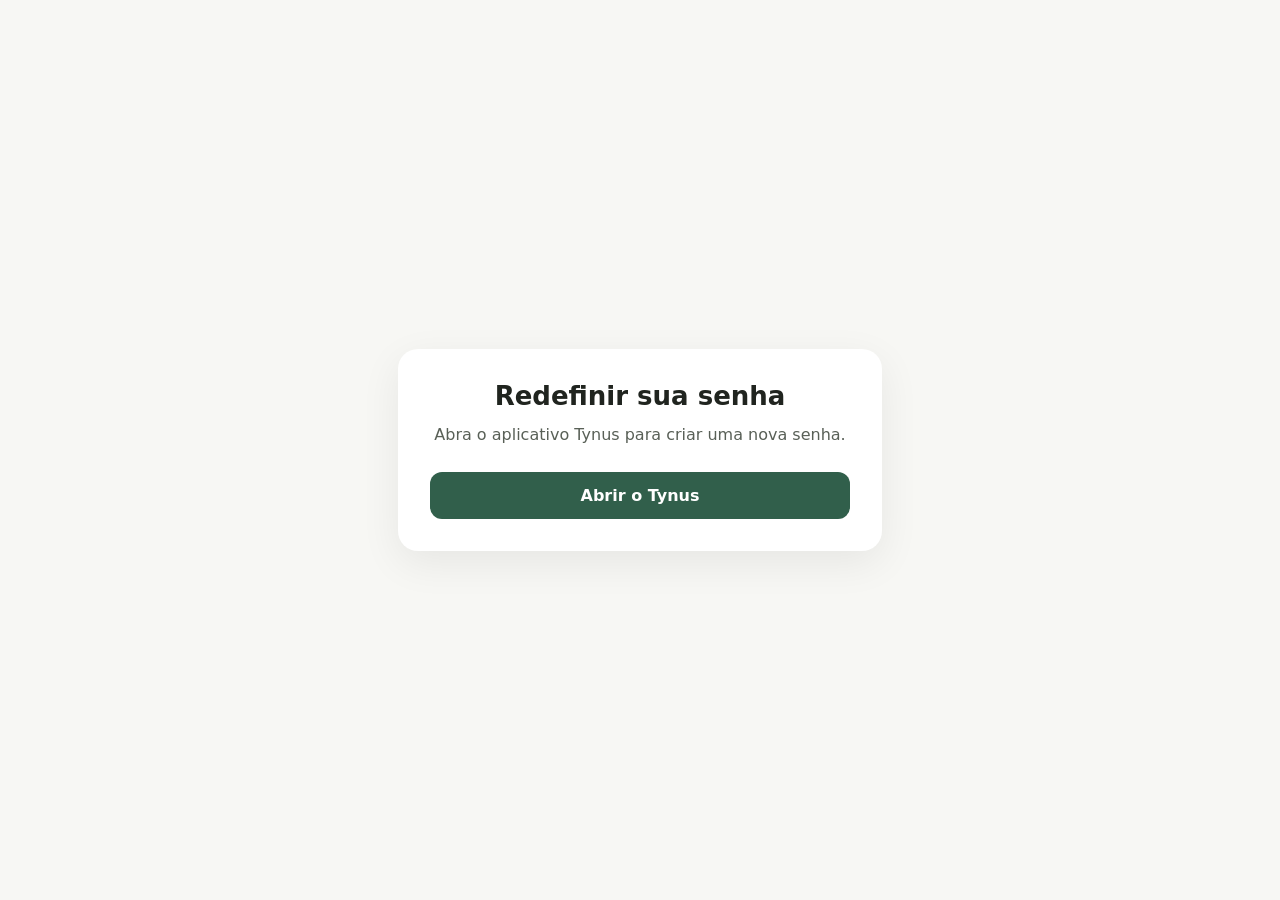
<file: reset-password/index.html>
<!doctype html>
<html lang="pt-BR">
<head>
  <meta charset="utf-8">
  <meta name="viewport" content="width=device-width, initial-scale=1">
  <meta name="robots" content="noindex,nofollow">
  <title>Redefinir senha | Tynus</title>
  <style>
    :root { color-scheme: light; font-family: system-ui, sans-serif; }
    body { margin: 0; min-height: 100vh; display: grid; place-items: center; background: #f7f7f4; color: #20241f; }
    main { width: min(420px, calc(100% - 48px)); padding: 32px; border-radius: 20px; background: white; box-shadow: 0 12px 40px #00000012; text-align: center; }
    h1 { margin: 0 0 12px; font-size: 26px; }
    p { margin: 0 0 24px; line-height: 1.55; color: #596057; }
    a { display: block; padding: 14px 20px; border-radius: 12px; background: #315f4b; color: white; font-weight: 700; text-decoration: none; }
  </style>
</head>
<body>
  <main>
    <h1>Redefinir sua senha</h1>
    <p>Abra o aplicativo Tynus para criar uma nova senha.</p>
    <a id="open-app" href="#">Abrir o Tynus</a>
  </main>
  <script>
    const token = new URLSearchParams(window.location.search).get('token') || '';
    const link = document.getElementById('open-app');
    link.href = `tynus://app/reset-password?token=${encodeURIComponent(token)}`;
  </script>
</body>
</html>
</file>
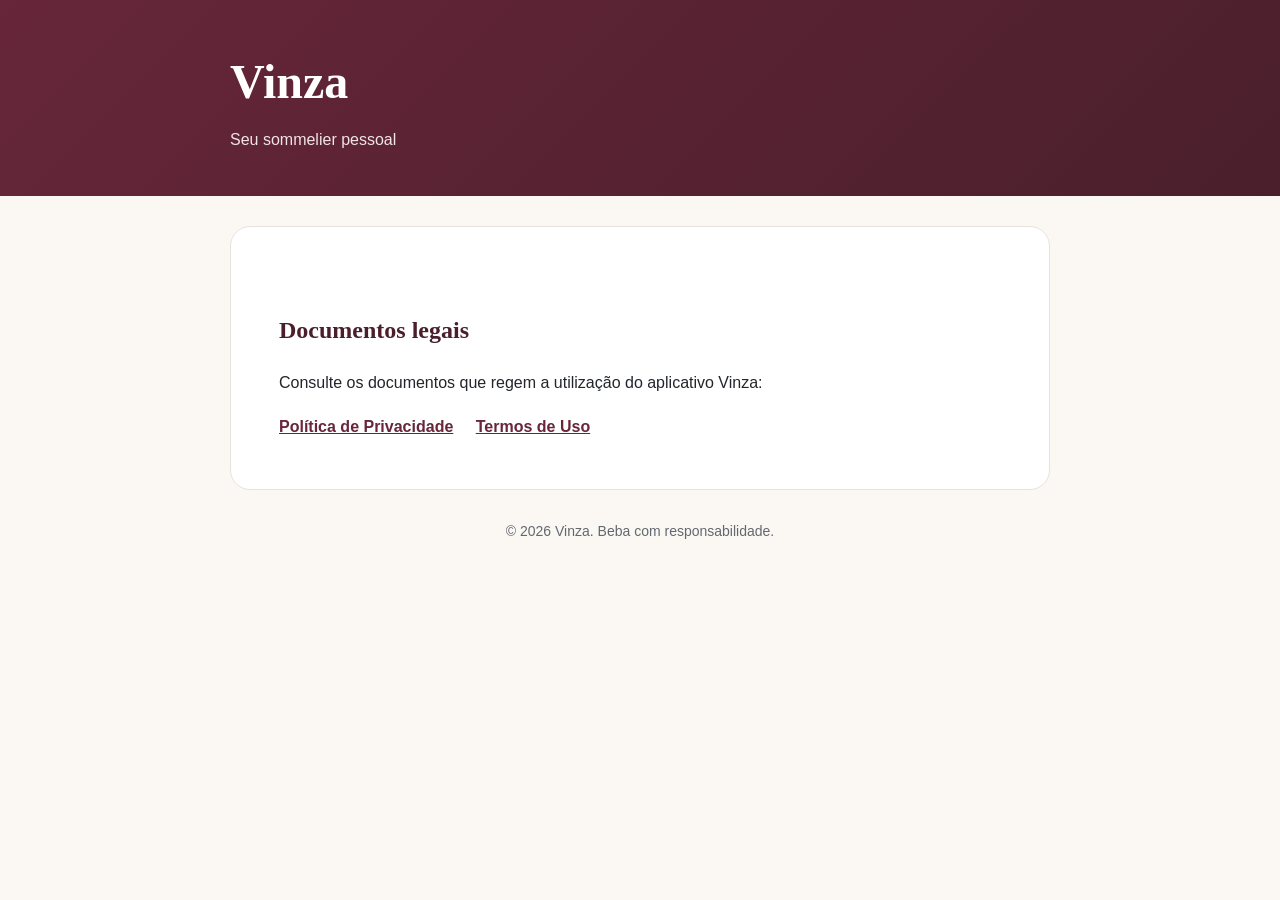
<file: vinza/index.html>
<!doctype html>
<html lang="pt-BR">
<head>
  <meta charset="utf-8">
  <meta name="viewport" content="width=device-width, initial-scale=1">
  <title>Vinza — Documentos legais</title>
  <meta name="description" content="Política de Privacidade e Termos de Uso do Vinza.">
  <link rel="stylesheet" href="styles.css">
</head>
<body>
  <header><div>
    <h1><a href="index.html">Vinza</a></h1>
    <p>Seu sommelier pessoal</p>
  </div></header>
  <main>
    <h2>Documentos legais</h2>
    <p>Consulte os documentos que regem a utilização do aplicativo Vinza:</p>
    <nav>
      <a href="privacy.html">Política de Privacidade</a>
      <a href="terms.html">Termos de Uso</a>
    </nav>
  </main>
  <footer>© 2026 Vinza. Beba com responsabilidade.</footer>
</body>
</html>
</file>
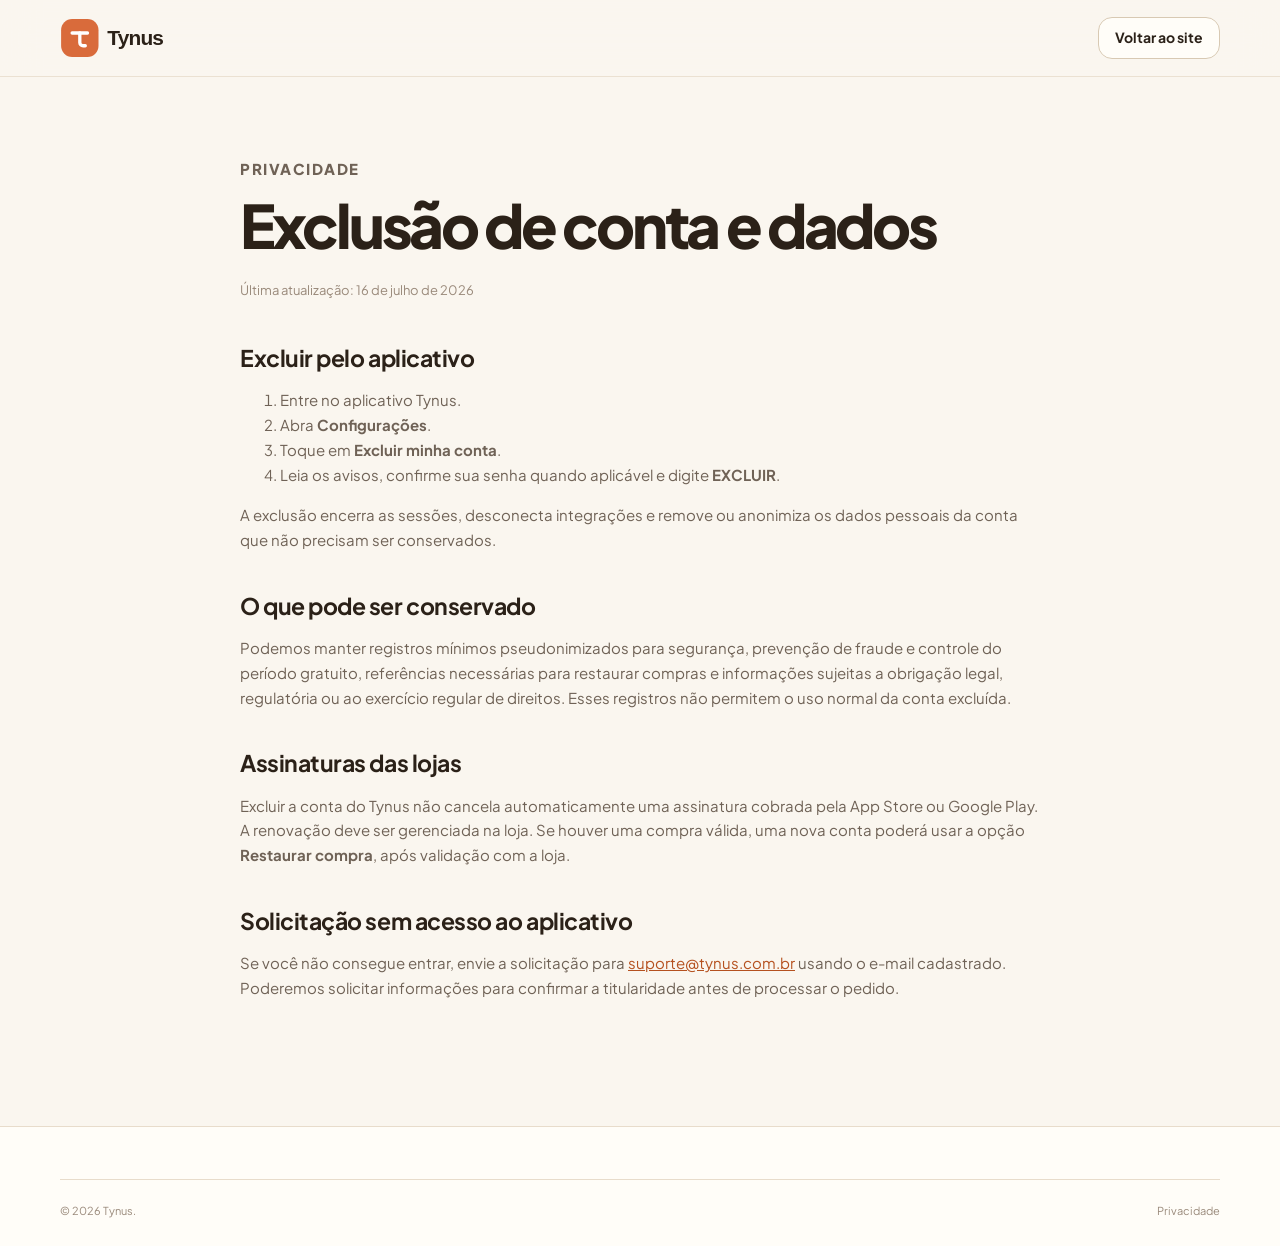
<file: exclusao-de-conta.html>
<!doctype html>
<html lang="pt-BR">
<head><meta charset="utf-8"><meta name="viewport" content="width=device-width, initial-scale=1"><title>Exclusão de conta — Tynus</title><meta name="description" content="Como excluir sua conta e seus dados no Tynus."><link rel="icon" href="assets/favicon.svg" type="image/svg+xml"><link rel="stylesheet" href="styles.css"></head>
<body>
  <header class="site-header"><nav class="nav container"><a class="logo" href="index.html"><img src="assets/logo.svg" alt="Tynus" width="132" height="40"></a><a class="button button-secondary button-sm" href="index.html">Voltar ao site</a></nav></header>
  <main class="legal"><article class="container">
    <p class="section-kicker">Privacidade</p><h1>Exclusão de conta e dados</h1><p class="updated">Última atualização: 16 de julho de 2026</p>
    <h2>Excluir pelo aplicativo</h2>
    <ol><li>Entre no aplicativo Tynus.</li><li>Abra <strong>Configurações</strong>.</li><li>Toque em <strong>Excluir minha conta</strong>.</li><li>Leia os avisos, confirme sua senha quando aplicável e digite <strong>EXCLUIR</strong>.</li></ol>
    <p>A exclusão encerra as sessões, desconecta integrações e remove ou anonimiza os dados pessoais da conta que não precisam ser conservados.</p>
    <h2>O que pode ser conservado</h2>
    <p>Podemos manter registros mínimos pseudonimizados para segurança, prevenção de fraude e controle do período gratuito, referências necessárias para restaurar compras e informações sujeitas a obrigação legal, regulatória ou ao exercício regular de direitos. Esses registros não permitem o uso normal da conta excluída.</p>
    <h2>Assinaturas das lojas</h2>
    <p>Excluir a conta do Tynus não cancela automaticamente uma assinatura cobrada pela App Store ou Google Play. A renovação deve ser gerenciada na loja. Se houver uma compra válida, uma nova conta poderá usar a opção <strong>Restaurar compra</strong>, após validação com a loja.</p>
    <h2>Solicitação sem acesso ao aplicativo</h2>
    <p>Se você não consegue entrar, envie a solicitação para <a href="mailto:suporte@tynus.com.br?subject=Exclusão%20de%20conta%20Tynus">suporte@tynus.com.br</a> usando o e-mail cadastrado. Poderemos solicitar informações para confirmar a titularidade antes de processar o pedido.</p>
  </article></main>
  <footer class="site-footer"><div class="container footer-bottom"><span>© <span data-year></span> Tynus.</span><a href="privacidade.html">Privacidade</a></div></footer><script src="script.js"></script>
</body></html>
</file>
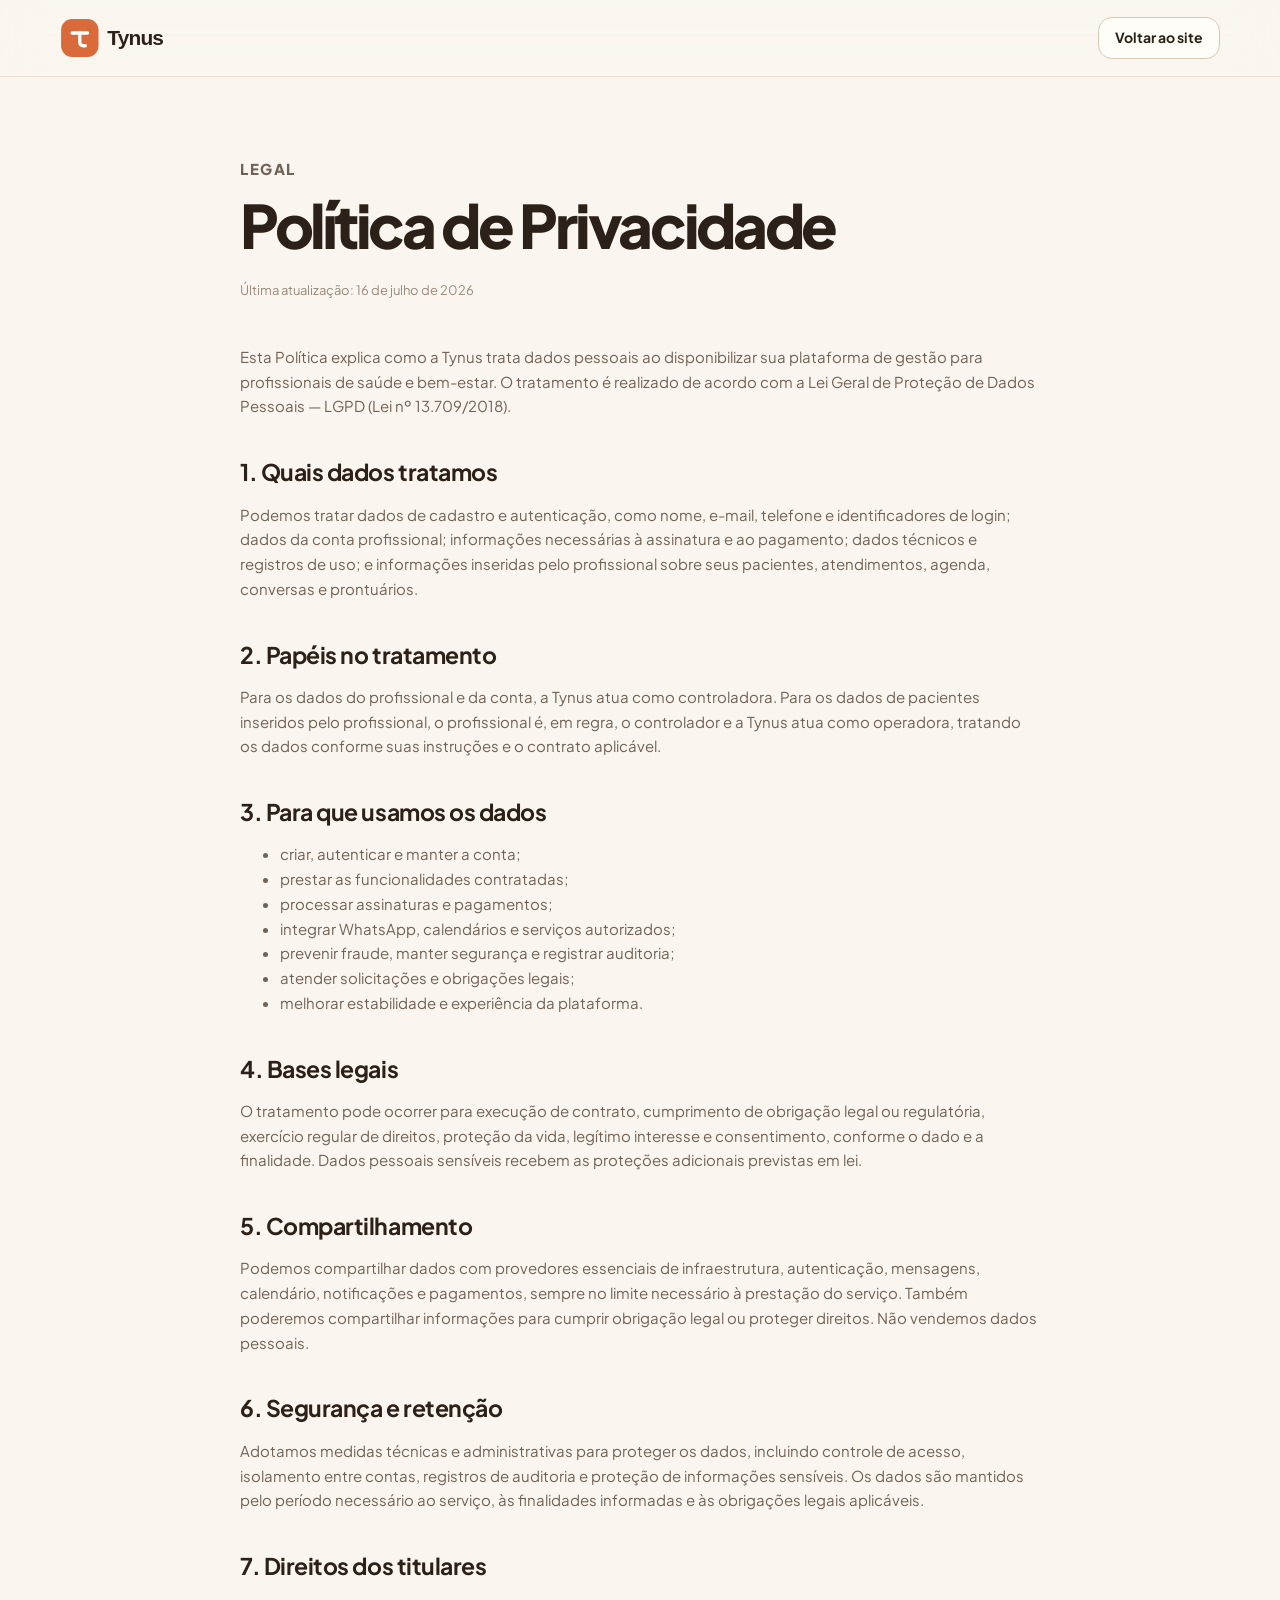
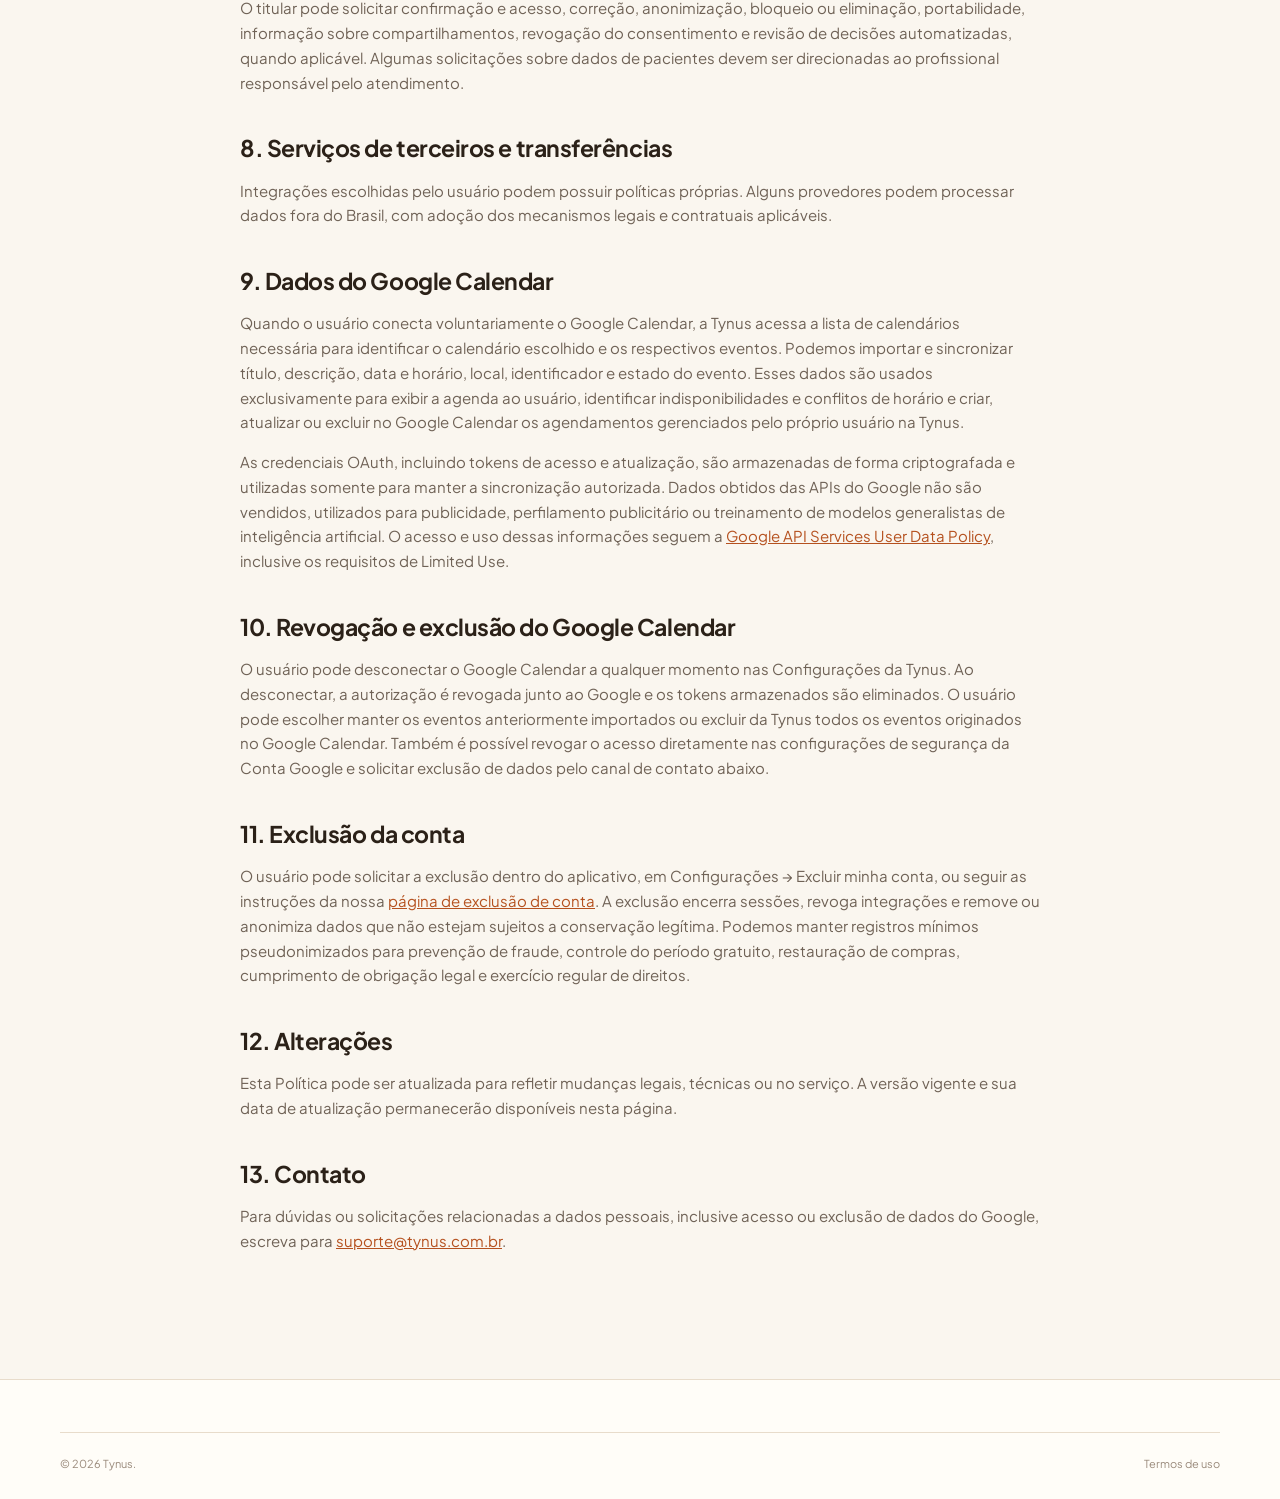
<file: privacidade.html>
<!doctype html>
<html lang="pt-BR">
<head><meta charset="utf-8"><meta name="viewport" content="width=device-width, initial-scale=1"><title>Política de Privacidade — Tynus</title><meta name="description" content="Política de Privacidade da Tynus."><link rel="icon" href="assets/favicon.svg" type="image/svg+xml"><link rel="stylesheet" href="styles.css"></head>
<body>
  <header class="site-header"><nav class="nav container"><a class="logo" href="index.html"><img src="assets/logo.svg" alt="Tynus" width="132" height="40"></a><a class="button button-secondary button-sm" href="index.html">Voltar ao site</a></nav></header>
  <main class="legal"><article class="container">
    <p class="section-kicker">Legal</p><h1>Política de Privacidade</h1><p class="updated">Última atualização: 16 de julho de 2026</p>
    <p>Esta Política explica como a Tynus trata dados pessoais ao disponibilizar sua plataforma de gestão para profissionais de saúde e bem-estar. O tratamento é realizado de acordo com a Lei Geral de Proteção de Dados Pessoais — LGPD (Lei nº 13.709/2018).</p>
    <h2>1. Quais dados tratamos</h2><p>Podemos tratar dados de cadastro e autenticação, como nome, e-mail, telefone e identificadores de login; dados da conta profissional; informações necessárias à assinatura e ao pagamento; dados técnicos e registros de uso; e informações inseridas pelo profissional sobre seus pacientes, atendimentos, agenda, conversas e prontuários.</p>
    <h2>2. Papéis no tratamento</h2><p>Para os dados do profissional e da conta, a Tynus atua como controladora. Para os dados de pacientes inseridos pelo profissional, o profissional é, em regra, o controlador e a Tynus atua como operadora, tratando os dados conforme suas instruções e o contrato aplicável.</p>
    <h2>3. Para que usamos os dados</h2><ul><li>criar, autenticar e manter a conta;</li><li>prestar as funcionalidades contratadas;</li><li>processar assinaturas e pagamentos;</li><li>integrar WhatsApp, calendários e serviços autorizados;</li><li>prevenir fraude, manter segurança e registrar auditoria;</li><li>atender solicitações e obrigações legais;</li><li>melhorar estabilidade e experiência da plataforma.</li></ul>
    <h2>4. Bases legais</h2><p>O tratamento pode ocorrer para execução de contrato, cumprimento de obrigação legal ou regulatória, exercício regular de direitos, proteção da vida, legítimo interesse e consentimento, conforme o dado e a finalidade. Dados pessoais sensíveis recebem as proteções adicionais previstas em lei.</p>
    <h2>5. Compartilhamento</h2><p>Podemos compartilhar dados com provedores essenciais de infraestrutura, autenticação, mensagens, calendário, notificações e pagamentos, sempre no limite necessário à prestação do serviço. Também poderemos compartilhar informações para cumprir obrigação legal ou proteger direitos. Não vendemos dados pessoais.</p>
    <h2>6. Segurança e retenção</h2><p>Adotamos medidas técnicas e administrativas para proteger os dados, incluindo controle de acesso, isolamento entre contas, registros de auditoria e proteção de informações sensíveis. Os dados são mantidos pelo período necessário ao serviço, às finalidades informadas e às obrigações legais aplicáveis.</p>
    <h2>7. Direitos dos titulares</h2><p>O titular pode solicitar confirmação e acesso, correção, anonimização, bloqueio ou eliminação, portabilidade, informação sobre compartilhamentos, revogação do consentimento e revisão de decisões automatizadas, quando aplicável. Algumas solicitações sobre dados de pacientes devem ser direcionadas ao profissional responsável pelo atendimento.</p>
    <h2>8. Serviços de terceiros e transferências</h2><p>Integrações escolhidas pelo usuário podem possuir políticas próprias. Alguns provedores podem processar dados fora do Brasil, com adoção dos mecanismos legais e contratuais aplicáveis.</p>
    <h2>9. Dados do Google Calendar</h2><p>Quando o usuário conecta voluntariamente o Google Calendar, a Tynus acessa a lista de calendários necessária para identificar o calendário escolhido e os respectivos eventos. Podemos importar e sincronizar título, descrição, data e horário, local, identificador e estado do evento. Esses dados são usados exclusivamente para exibir a agenda ao usuário, identificar indisponibilidades e conflitos de horário e criar, atualizar ou excluir no Google Calendar os agendamentos gerenciados pelo próprio usuário na Tynus.</p><p>As credenciais OAuth, incluindo tokens de acesso e atualização, são armazenadas de forma criptografada e utilizadas somente para manter a sincronização autorizada. Dados obtidos das APIs do Google não são vendidos, utilizados para publicidade, perfilamento publicitário ou treinamento de modelos generalistas de inteligência artificial. O acesso e uso dessas informações seguem a <a href="https://developers.google.com/terms/api-services-user-data-policy" target="_blank" rel="noopener">Google API Services User Data Policy</a>, inclusive os requisitos de Limited Use.</p>
    <h2>10. Revogação e exclusão do Google Calendar</h2><p>O usuário pode desconectar o Google Calendar a qualquer momento nas Configurações da Tynus. Ao desconectar, a autorização é revogada junto ao Google e os tokens armazenados são eliminados. O usuário pode escolher manter os eventos anteriormente importados ou excluir da Tynus todos os eventos originados no Google Calendar. Também é possível revogar o acesso diretamente nas configurações de segurança da Conta Google e solicitar exclusão de dados pelo canal de contato abaixo.</p>
    <h2>11. Exclusão da conta</h2><p>O usuário pode solicitar a exclusão dentro do aplicativo, em Configurações → Excluir minha conta, ou seguir as instruções da nossa <a href="exclusao-de-conta.html">página de exclusão de conta</a>. A exclusão encerra sessões, revoga integrações e remove ou anonimiza dados que não estejam sujeitos a conservação legítima. Podemos manter registros mínimos pseudonimizados para prevenção de fraude, controle do período gratuito, restauração de compras, cumprimento de obrigação legal e exercício regular de direitos.</p>
    <h2>12. Alterações</h2><p>Esta Política pode ser atualizada para refletir mudanças legais, técnicas ou no serviço. A versão vigente e sua data de atualização permanecerão disponíveis nesta página.</p>
    <h2>13. Contato</h2><p>Para dúvidas ou solicitações relacionadas a dados pessoais, inclusive acesso ou exclusão de dados do Google, escreva para <a href="mailto:suporte@tynus.com.br">suporte@tynus.com.br</a>.</p>
  </article></main>
  <footer class="site-footer"><div class="container footer-bottom"><span>© <span data-year></span> Tynus.</span><a href="termos.html">Termos de uso</a></div></footer><script src="script.js"></script>
</body></html>
</file>
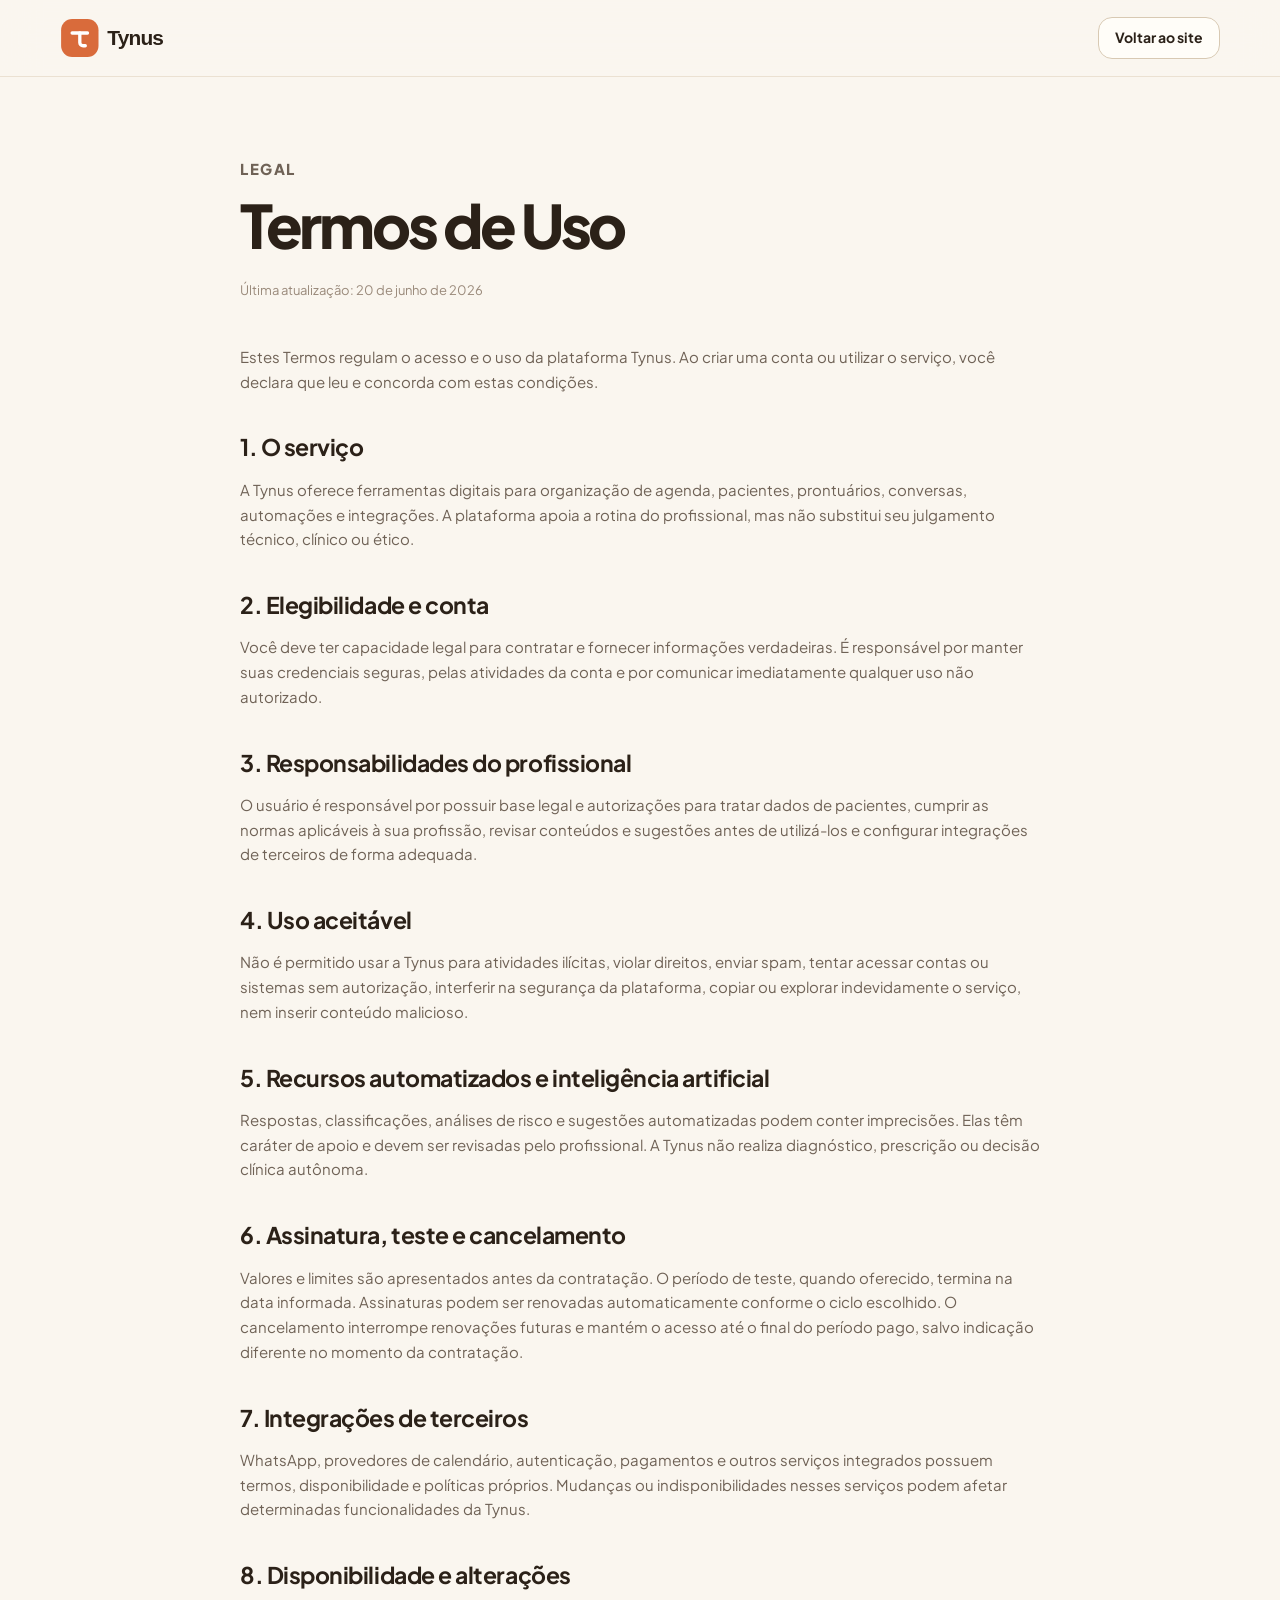
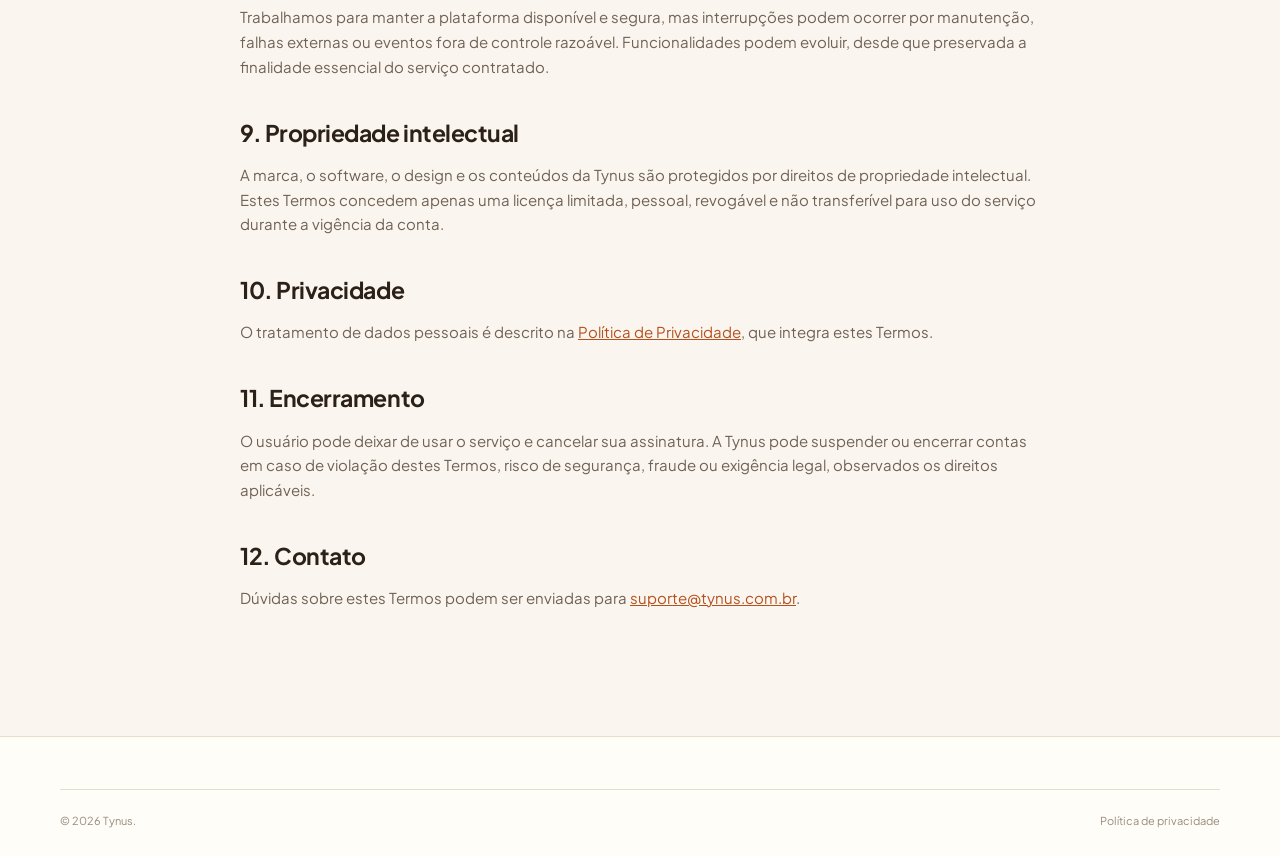
<file: termos.html>
<!doctype html>
<html lang="pt-BR">
<head><meta charset="utf-8"><meta name="viewport" content="width=device-width, initial-scale=1"><title>Termos de Uso — Tynus</title><meta name="description" content="Termos de Uso da Tynus."><link rel="icon" href="assets/favicon.svg" type="image/svg+xml"><link rel="stylesheet" href="styles.css"></head>
<body>
  <header class="site-header"><nav class="nav container"><a class="logo" href="index.html"><img src="assets/logo.svg" alt="Tynus" width="132" height="40"></a><a class="button button-secondary button-sm" href="index.html">Voltar ao site</a></nav></header>
  <main class="legal"><article class="container">
    <p class="section-kicker">Legal</p><h1>Termos de Uso</h1><p class="updated">Última atualização: 20 de junho de 2026</p>
    <p>Estes Termos regulam o acesso e o uso da plataforma Tynus. Ao criar uma conta ou utilizar o serviço, você declara que leu e concorda com estas condições.</p>
    <h2>1. O serviço</h2><p>A Tynus oferece ferramentas digitais para organização de agenda, pacientes, prontuários, conversas, automações e integrações. A plataforma apoia a rotina do profissional, mas não substitui seu julgamento técnico, clínico ou ético.</p>
    <h2>2. Elegibilidade e conta</h2><p>Você deve ter capacidade legal para contratar e fornecer informações verdadeiras. É responsável por manter suas credenciais seguras, pelas atividades da conta e por comunicar imediatamente qualquer uso não autorizado.</p>
    <h2>3. Responsabilidades do profissional</h2><p>O usuário é responsável por possuir base legal e autorizações para tratar dados de pacientes, cumprir as normas aplicáveis à sua profissão, revisar conteúdos e sugestões antes de utilizá-los e configurar integrações de terceiros de forma adequada.</p>
    <h2>4. Uso aceitável</h2><p>Não é permitido usar a Tynus para atividades ilícitas, violar direitos, enviar spam, tentar acessar contas ou sistemas sem autorização, interferir na segurança da plataforma, copiar ou explorar indevidamente o serviço, nem inserir conteúdo malicioso.</p>
    <h2>5. Recursos automatizados e inteligência artificial</h2><p>Respostas, classificações, análises de risco e sugestões automatizadas podem conter imprecisões. Elas têm caráter de apoio e devem ser revisadas pelo profissional. A Tynus não realiza diagnóstico, prescrição ou decisão clínica autônoma.</p>
    <h2>6. Assinatura, teste e cancelamento</h2><p>Valores e limites são apresentados antes da contratação. O período de teste, quando oferecido, termina na data informada. Assinaturas podem ser renovadas automaticamente conforme o ciclo escolhido. O cancelamento interrompe renovações futuras e mantém o acesso até o final do período pago, salvo indicação diferente no momento da contratação.</p>
    <h2>7. Integrações de terceiros</h2><p>WhatsApp, provedores de calendário, autenticação, pagamentos e outros serviços integrados possuem termos, disponibilidade e políticas próprios. Mudanças ou indisponibilidades nesses serviços podem afetar determinadas funcionalidades da Tynus.</p>
    <h2>8. Disponibilidade e alterações</h2><p>Trabalhamos para manter a plataforma disponível e segura, mas interrupções podem ocorrer por manutenção, falhas externas ou eventos fora de controle razoável. Funcionalidades podem evoluir, desde que preservada a finalidade essencial do serviço contratado.</p>
    <h2>9. Propriedade intelectual</h2><p>A marca, o software, o design e os conteúdos da Tynus são protegidos por direitos de propriedade intelectual. Estes Termos concedem apenas uma licença limitada, pessoal, revogável e não transferível para uso do serviço durante a vigência da conta.</p>
    <h2>10. Privacidade</h2><p>O tratamento de dados pessoais é descrito na <a href="privacidade.html">Política de Privacidade</a>, que integra estes Termos.</p>
    <h2>11. Encerramento</h2><p>O usuário pode deixar de usar o serviço e cancelar sua assinatura. A Tynus pode suspender ou encerrar contas em caso de violação destes Termos, risco de segurança, fraude ou exigência legal, observados os direitos aplicáveis.</p>
    <h2>12. Contato</h2><p>Dúvidas sobre estes Termos podem ser enviadas para <a href="mailto:suporte@tynus.com.br">suporte@tynus.com.br</a>.</p>
  </article></main>
  <footer class="site-footer"><div class="container footer-bottom"><span>© <span data-year></span> Tynus.</span><a href="privacidade.html">Política de privacidade</a></div></footer><script src="script.js"></script>
</body></html>
</file>
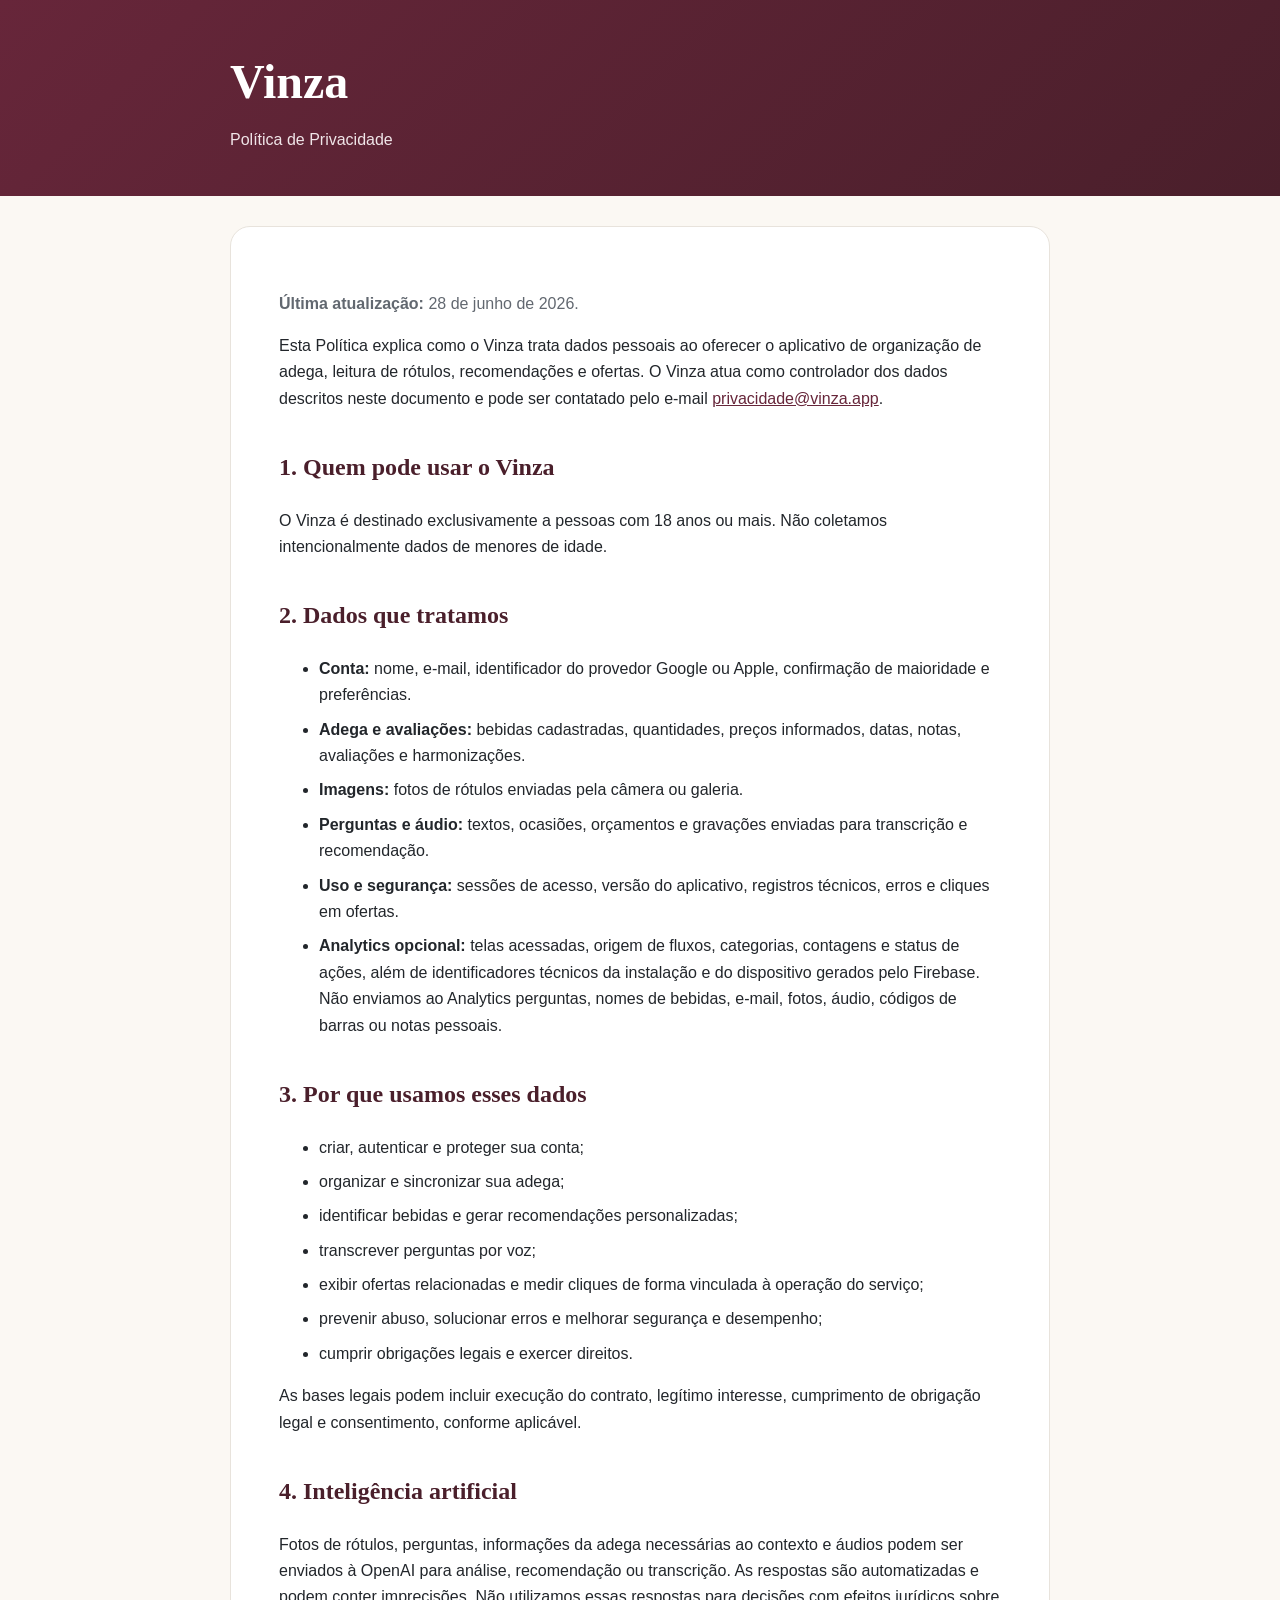
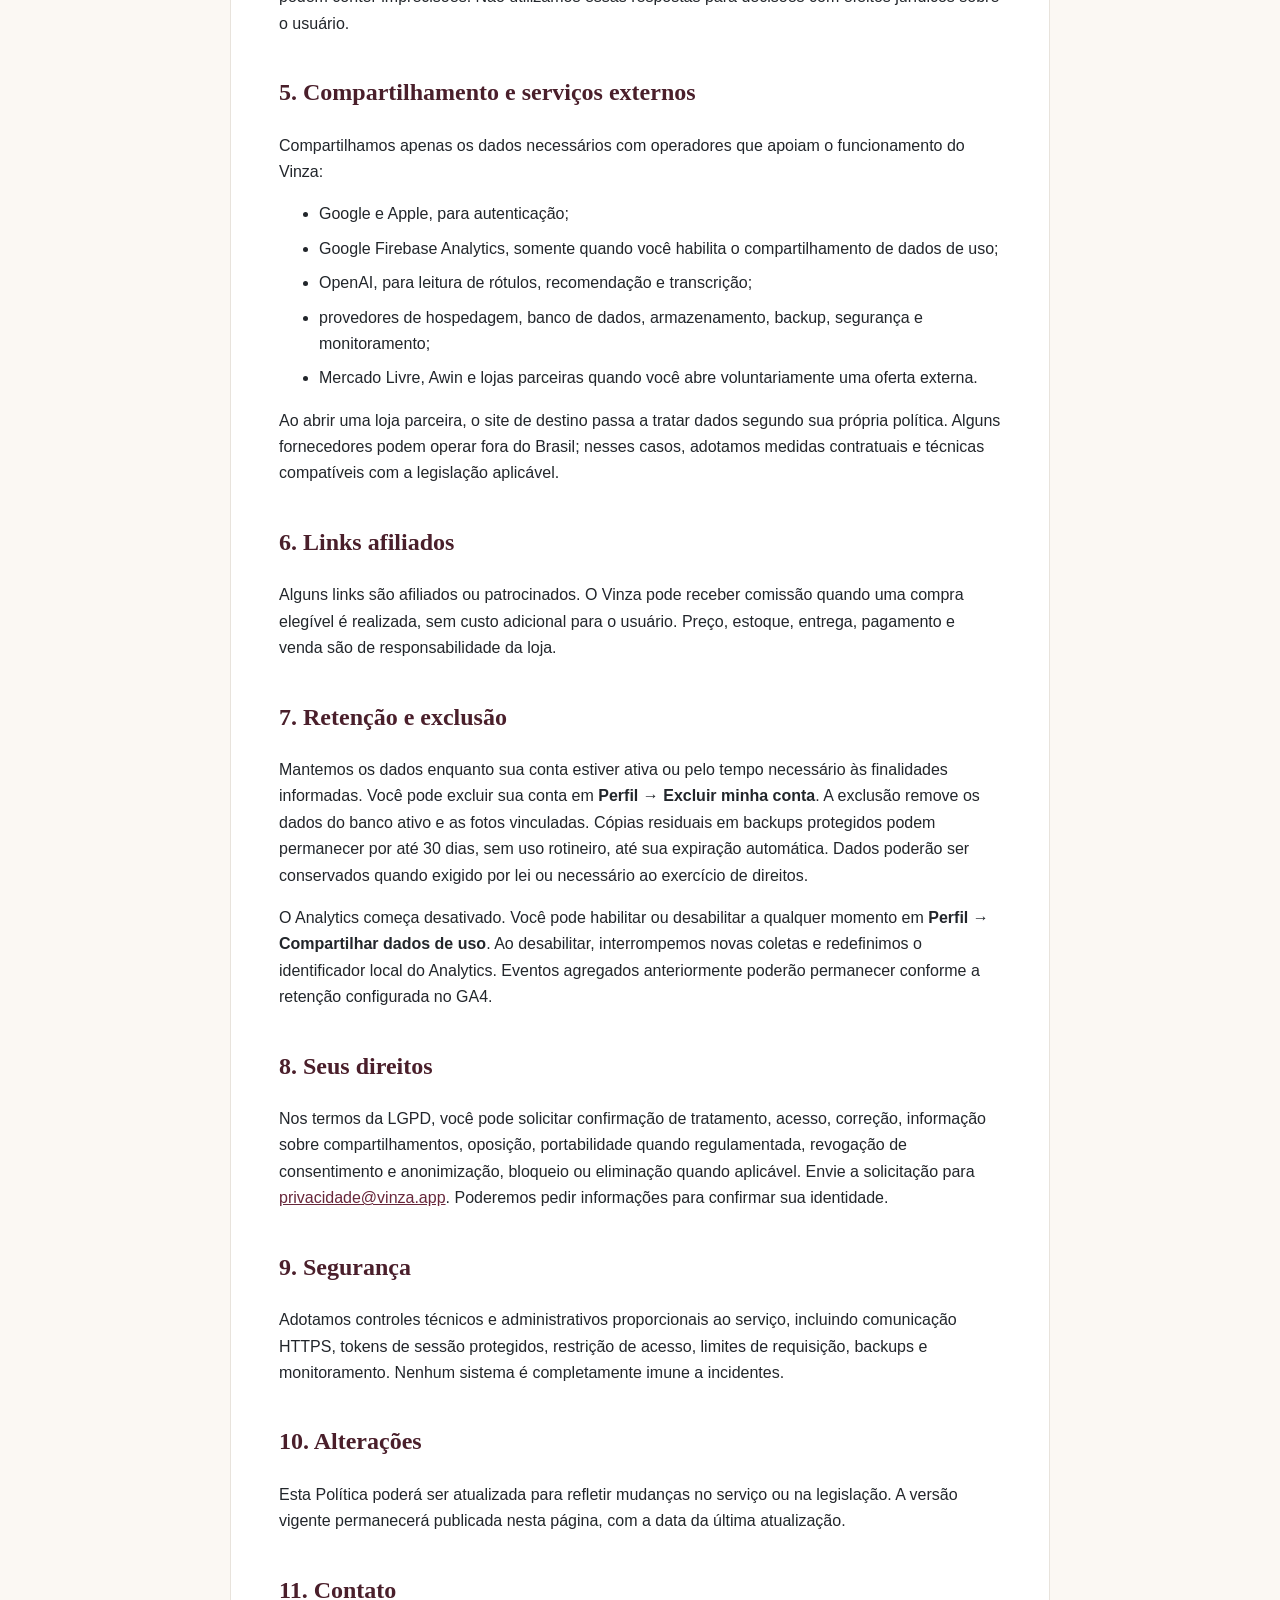
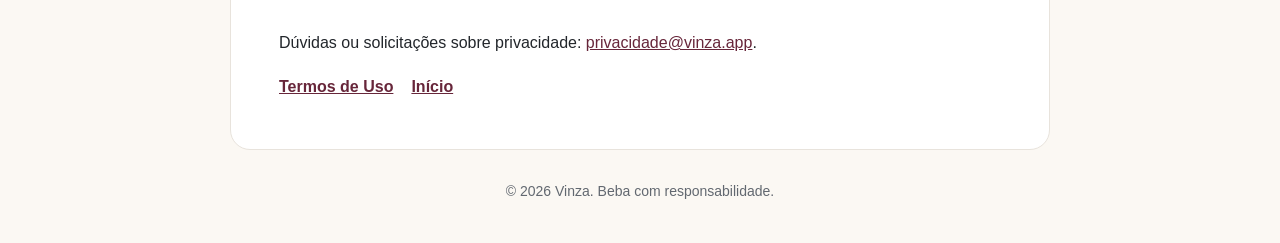
<file: vinza/privacy.html>
<!doctype html>
<html lang="pt-BR">
<head>
  <meta charset="utf-8">
  <meta name="viewport" content="width=device-width, initial-scale=1">
  <title>Política de Privacidade — Vinza</title>
  <meta name="description" content="Saiba como o Vinza coleta, utiliza, compartilha e elimina dados pessoais.">
  <link rel="stylesheet" href="styles.css">
</head>
<body>
  <header><div>
    <h1><a href="index.html">Vinza</a></h1>
    <p>Política de Privacidade</p>
  </div></header>
  <main>
    <p class="updated"><strong>Última atualização:</strong> 28 de junho de 2026.</p>
    <p>Esta Política explica como o Vinza trata dados pessoais ao oferecer o aplicativo de organização de adega, leitura de rótulos, recomendações e ofertas. O Vinza atua como controlador dos dados descritos neste documento e pode ser contatado pelo e-mail <a href="mailto:privacidade@vinza.app">privacidade@vinza.app</a>.</p>

    <h2>1. Quem pode usar o Vinza</h2>
    <p>O Vinza é destinado exclusivamente a pessoas com 18 anos ou mais. Não coletamos intencionalmente dados de menores de idade.</p>

    <h2>2. Dados que tratamos</h2>
    <ul>
      <li><strong>Conta:</strong> nome, e-mail, identificador do provedor Google ou Apple, confirmação de maioridade e preferências.</li>
      <li><strong>Adega e avaliações:</strong> bebidas cadastradas, quantidades, preços informados, datas, notas, avaliações e harmonizações.</li>
      <li><strong>Imagens:</strong> fotos de rótulos enviadas pela câmera ou galeria.</li>
      <li><strong>Perguntas e áudio:</strong> textos, ocasiões, orçamentos e gravações enviadas para transcrição e recomendação.</li>
      <li><strong>Uso e segurança:</strong> sessões de acesso, versão do aplicativo, registros técnicos, erros e cliques em ofertas.</li>
      <li><strong>Analytics opcional:</strong> telas acessadas, origem de fluxos, categorias, contagens e status de ações, além de identificadores técnicos da instalação e do dispositivo gerados pelo Firebase. Não enviamos ao Analytics perguntas, nomes de bebidas, e-mail, fotos, áudio, códigos de barras ou notas pessoais.</li>
    </ul>

    <h2>3. Por que usamos esses dados</h2>
    <ul>
      <li>criar, autenticar e proteger sua conta;</li>
      <li>organizar e sincronizar sua adega;</li>
      <li>identificar bebidas e gerar recomendações personalizadas;</li>
      <li>transcrever perguntas por voz;</li>
      <li>exibir ofertas relacionadas e medir cliques de forma vinculada à operação do serviço;</li>
      <li>prevenir abuso, solucionar erros e melhorar segurança e desempenho;</li>
      <li>cumprir obrigações legais e exercer direitos.</li>
    </ul>
    <p>As bases legais podem incluir execução do contrato, legítimo interesse, cumprimento de obrigação legal e consentimento, conforme aplicável.</p>

    <h2>4. Inteligência artificial</h2>
    <p>Fotos de rótulos, perguntas, informações da adega necessárias ao contexto e áudios podem ser enviados à OpenAI para análise, recomendação ou transcrição. As respostas são automatizadas e podem conter imprecisões. Não utilizamos essas respostas para decisões com efeitos jurídicos sobre o usuário.</p>

    <h2>5. Compartilhamento e serviços externos</h2>
    <p>Compartilhamos apenas os dados necessários com operadores que apoiam o funcionamento do Vinza:</p>
    <ul>
      <li>Google e Apple, para autenticação;</li>
      <li>Google Firebase Analytics, somente quando você habilita o compartilhamento de dados de uso;</li>
      <li>OpenAI, para leitura de rótulos, recomendação e transcrição;</li>
      <li>provedores de hospedagem, banco de dados, armazenamento, backup, segurança e monitoramento;</li>
      <li>Mercado Livre, Awin e lojas parceiras quando você abre voluntariamente uma oferta externa.</li>
    </ul>
    <p>Ao abrir uma loja parceira, o site de destino passa a tratar dados segundo sua própria política. Alguns fornecedores podem operar fora do Brasil; nesses casos, adotamos medidas contratuais e técnicas compatíveis com a legislação aplicável.</p>

    <h2>6. Links afiliados</h2>
    <p>Alguns links são afiliados ou patrocinados. O Vinza pode receber comissão quando uma compra elegível é realizada, sem custo adicional para o usuário. Preço, estoque, entrega, pagamento e venda são de responsabilidade da loja.</p>

    <h2>7. Retenção e exclusão</h2>
    <p>Mantemos os dados enquanto sua conta estiver ativa ou pelo tempo necessário às finalidades informadas. Você pode excluir sua conta em <strong>Perfil → Excluir minha conta</strong>. A exclusão remove os dados do banco ativo e as fotos vinculadas. Cópias residuais em backups protegidos podem permanecer por até 30 dias, sem uso rotineiro, até sua expiração automática. Dados poderão ser conservados quando exigido por lei ou necessário ao exercício de direitos.</p>
    <p>O Analytics começa desativado. Você pode habilitar ou desabilitar a qualquer momento em <strong>Perfil → Compartilhar dados de uso</strong>. Ao desabilitar, interrompemos novas coletas e redefinimos o identificador local do Analytics. Eventos agregados anteriormente poderão permanecer conforme a retenção configurada no GA4.</p>

    <h2>8. Seus direitos</h2>
    <p>Nos termos da LGPD, você pode solicitar confirmação de tratamento, acesso, correção, informação sobre compartilhamentos, oposição, portabilidade quando regulamentada, revogação de consentimento e anonimização, bloqueio ou eliminação quando aplicável. Envie a solicitação para <a href="mailto:privacidade@vinza.app">privacidade@vinza.app</a>. Poderemos pedir informações para confirmar sua identidade.</p>

    <h2>9. Segurança</h2>
    <p>Adotamos controles técnicos e administrativos proporcionais ao serviço, incluindo comunicação HTTPS, tokens de sessão protegidos, restrição de acesso, limites de requisição, backups e monitoramento. Nenhum sistema é completamente imune a incidentes.</p>

    <h2>10. Alterações</h2>
    <p>Esta Política poderá ser atualizada para refletir mudanças no serviço ou na legislação. A versão vigente permanecerá publicada nesta página, com a data da última atualização.</p>

    <h2>11. Contato</h2>
    <p>Dúvidas ou solicitações sobre privacidade: <a href="mailto:privacidade@vinza.app">privacidade@vinza.app</a>.</p>
    <nav><a href="terms.html">Termos de Uso</a><a href="index.html">Início</a></nav>
  </main>
  <footer>© 2026 Vinza. Beba com responsabilidade.</footer>
</body>
</html>
</file>
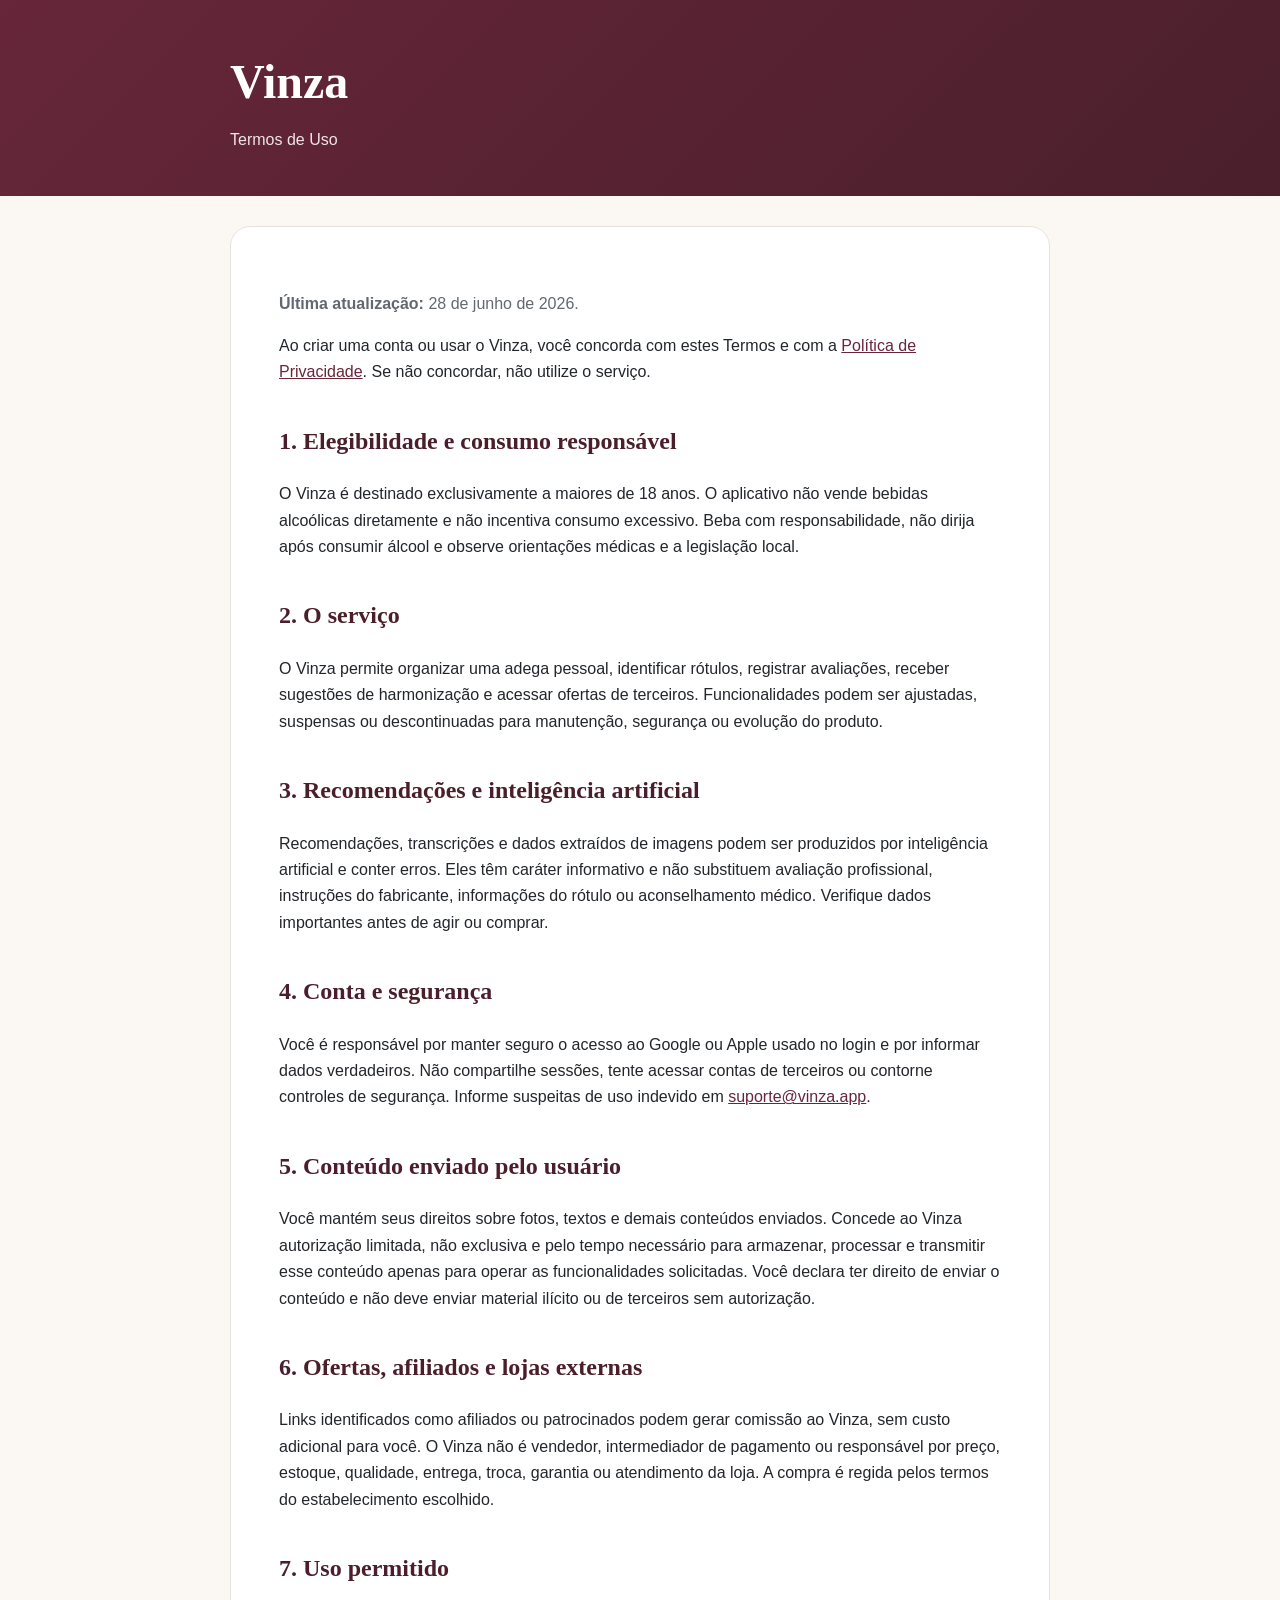
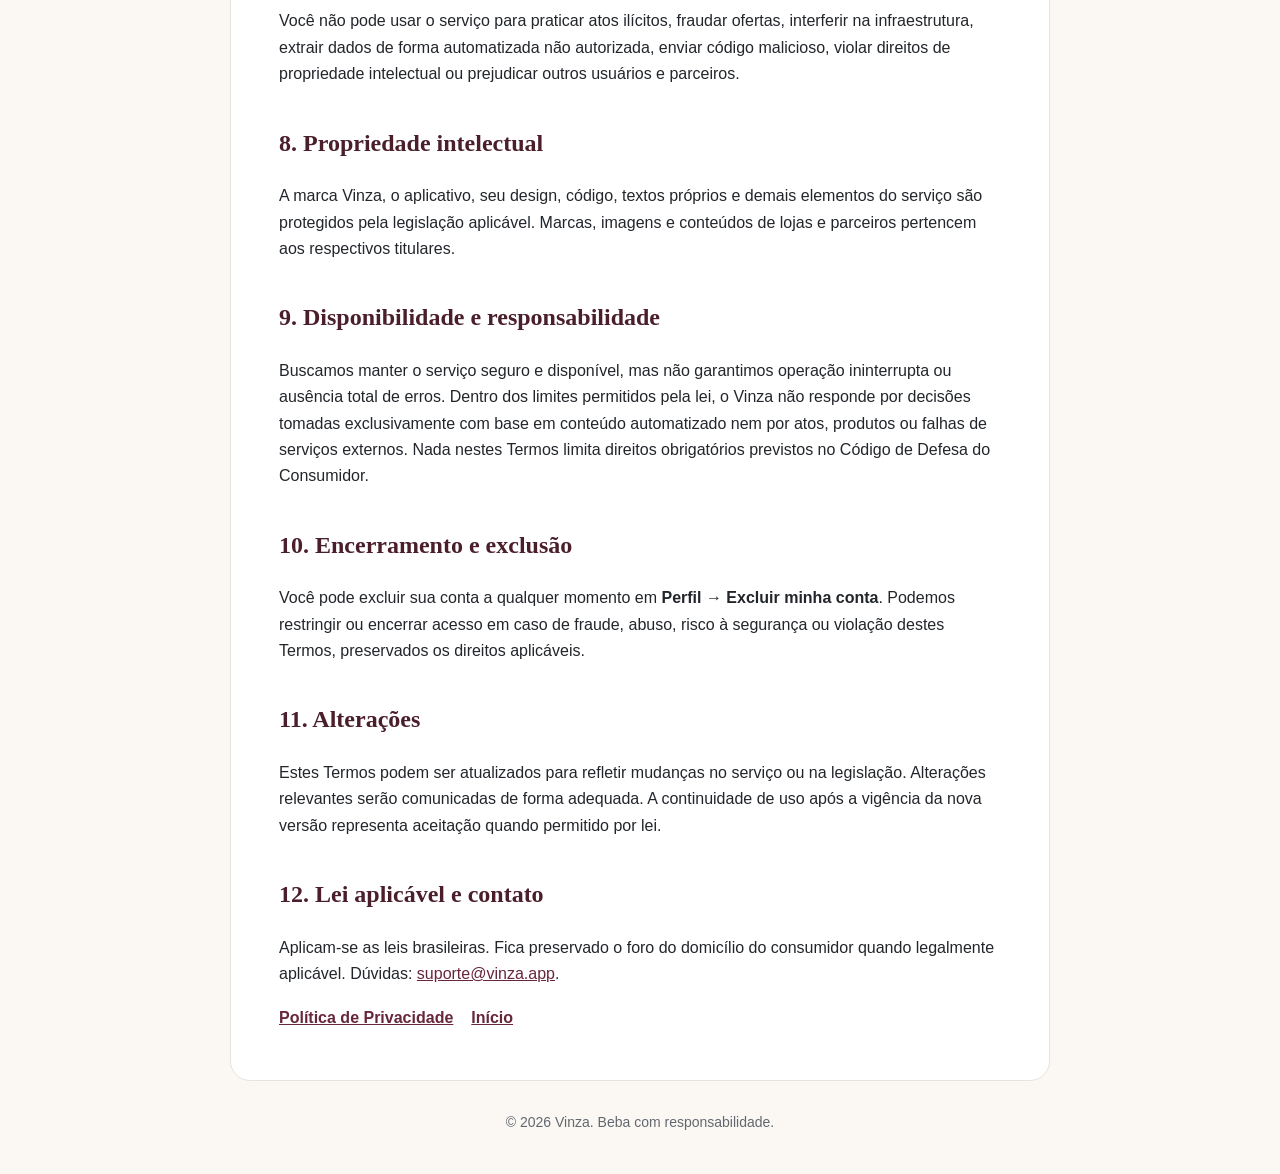
<file: vinza/terms.html>
<!doctype html>
<html lang="pt-BR">
<head>
  <meta charset="utf-8">
  <meta name="viewport" content="width=device-width, initial-scale=1">
  <title>Termos de Uso — Vinza</title>
  <meta name="description" content="Condições para utilização do aplicativo Vinza.">
  <link rel="stylesheet" href="styles.css">
</head>
<body>
  <header><div>
    <h1><a href="index.html">Vinza</a></h1>
    <p>Termos de Uso</p>
  </div></header>
  <main>
    <p class="updated"><strong>Última atualização:</strong> 28 de junho de 2026.</p>
    <p>Ao criar uma conta ou usar o Vinza, você concorda com estes Termos e com a <a href="privacy.html">Política de Privacidade</a>. Se não concordar, não utilize o serviço.</p>

    <h2>1. Elegibilidade e consumo responsável</h2>
    <p>O Vinza é destinado exclusivamente a maiores de 18 anos. O aplicativo não vende bebidas alcoólicas diretamente e não incentiva consumo excessivo. Beba com responsabilidade, não dirija após consumir álcool e observe orientações médicas e a legislação local.</p>

    <h2>2. O serviço</h2>
    <p>O Vinza permite organizar uma adega pessoal, identificar rótulos, registrar avaliações, receber sugestões de harmonização e acessar ofertas de terceiros. Funcionalidades podem ser ajustadas, suspensas ou descontinuadas para manutenção, segurança ou evolução do produto.</p>

    <h2>3. Recomendações e inteligência artificial</h2>
    <p>Recomendações, transcrições e dados extraídos de imagens podem ser produzidos por inteligência artificial e conter erros. Eles têm caráter informativo e não substituem avaliação profissional, instruções do fabricante, informações do rótulo ou aconselhamento médico. Verifique dados importantes antes de agir ou comprar.</p>

    <h2>4. Conta e segurança</h2>
    <p>Você é responsável por manter seguro o acesso ao Google ou Apple usado no login e por informar dados verdadeiros. Não compartilhe sessões, tente acessar contas de terceiros ou contorne controles de segurança. Informe suspeitas de uso indevido em <a href="mailto:suporte@vinza.app">suporte@vinza.app</a>.</p>

    <h2>5. Conteúdo enviado pelo usuário</h2>
    <p>Você mantém seus direitos sobre fotos, textos e demais conteúdos enviados. Concede ao Vinza autorização limitada, não exclusiva e pelo tempo necessário para armazenar, processar e transmitir esse conteúdo apenas para operar as funcionalidades solicitadas. Você declara ter direito de enviar o conteúdo e não deve enviar material ilícito ou de terceiros sem autorização.</p>

    <h2>6. Ofertas, afiliados e lojas externas</h2>
    <p>Links identificados como afiliados ou patrocinados podem gerar comissão ao Vinza, sem custo adicional para você. O Vinza não é vendedor, intermediador de pagamento ou responsável por preço, estoque, qualidade, entrega, troca, garantia ou atendimento da loja. A compra é regida pelos termos do estabelecimento escolhido.</p>

    <h2>7. Uso permitido</h2>
    <p>Você não pode usar o serviço para praticar atos ilícitos, fraudar ofertas, interferir na infraestrutura, extrair dados de forma automatizada não autorizada, enviar código malicioso, violar direitos de propriedade intelectual ou prejudicar outros usuários e parceiros.</p>

    <h2>8. Propriedade intelectual</h2>
    <p>A marca Vinza, o aplicativo, seu design, código, textos próprios e demais elementos do serviço são protegidos pela legislação aplicável. Marcas, imagens e conteúdos de lojas e parceiros pertencem aos respectivos titulares.</p>

    <h2>9. Disponibilidade e responsabilidade</h2>
    <p>Buscamos manter o serviço seguro e disponível, mas não garantimos operação ininterrupta ou ausência total de erros. Dentro dos limites permitidos pela lei, o Vinza não responde por decisões tomadas exclusivamente com base em conteúdo automatizado nem por atos, produtos ou falhas de serviços externos. Nada nestes Termos limita direitos obrigatórios previstos no Código de Defesa do Consumidor.</p>

    <h2>10. Encerramento e exclusão</h2>
    <p>Você pode excluir sua conta a qualquer momento em <strong>Perfil → Excluir minha conta</strong>. Podemos restringir ou encerrar acesso em caso de fraude, abuso, risco à segurança ou violação destes Termos, preservados os direitos aplicáveis.</p>

    <h2>11. Alterações</h2>
    <p>Estes Termos podem ser atualizados para refletir mudanças no serviço ou na legislação. Alterações relevantes serão comunicadas de forma adequada. A continuidade de uso após a vigência da nova versão representa aceitação quando permitido por lei.</p>

    <h2>12. Lei aplicável e contato</h2>
    <p>Aplicam-se as leis brasileiras. Fica preservado o foro do domicílio do consumidor quando legalmente aplicável. Dúvidas: <a href="mailto:suporte@vinza.app">suporte@vinza.app</a>.</p>
    <nav><a href="privacy.html">Política de Privacidade</a><a href="index.html">Início</a></nav>
  </main>
  <footer>© 2026 Vinza. Beba com responsabilidade.</footer>
</body>
</html>
</file>
<file: styles.css>
@import url('https://fonts.googleapis.com/css2?family=Plus+Jakarta+Sans:wght@400;500;600;700;800&display=swap');

:root {
  --primary: #d96b3b;
  --primary-hover: #c85e32;
  --primary-active: #b5511f;
  --primary-soft: #f8d9c8;
  --primary-tint: #fbeadf;
  --background: #faf6ef;
  --surface: #fffdf8;
  --surface-muted: #f3ebdd;
  --border: #e8dccb;
  --border-strong: #d8c9b3;
  --text: #2b2118;
  --text-secondary: #6f6256;
  --text-muted: #9a8a7b;
  --success: #4f8a5b;
  --success-soft: #e1efe2;
  --danger: #c94a3a;
  --danger-soft: #f7dbd4;
  --shadow-sm: 0 2px 8px rgb(43 33 24 / .06);
  --shadow-md: 0 14px 36px rgb(43 33 24 / .11);
  --radius-sm: 10px;
  --radius-md: 14px;
  --radius-lg: 20px;
  --radius-xl: 26px;
}

* { box-sizing: border-box; }
html { scroll-behavior: smooth; scroll-padding-top: 90px; }
body {
  margin: 0;
  background: var(--background);
  color: var(--text);
  font: 400 16px/1.65 'Plus Jakarta Sans', sans-serif;
  -webkit-font-smoothing: antialiased;
}
body.menu-open { overflow: hidden; }
a { color: inherit; text-decoration: none; }
button, input { font: inherit; }
img, svg { display: block; max-width: 100%; }
.container { width: min(1160px, calc(100% - 40px)); margin-inline: auto; }
.sr-only { position: absolute; width: 1px; height: 1px; padding: 0; margin: -1px; overflow: hidden; clip: rect(0,0,0,0); white-space: nowrap; border: 0; }

.site-header {
  position: sticky;
  top: 0;
  z-index: 50;
  border-bottom: 1px solid rgb(232 220 203 / .8);
  background: rgb(250 246 239 / .88);
  backdrop-filter: blur(18px);
}
.nav { min-height: 76px; display: flex; align-items: center; justify-content: space-between; gap: 28px; }
.logo img { width: 132px; height: auto; }
.nav-links { display: flex; align-items: center; gap: 28px; color: var(--text-secondary); font-size: 14px; font-weight: 600; }
.nav-links a:not(.button):hover { color: var(--text); }
.menu-button { display: none; border: 0; background: transparent; padding: 8px; color: var(--text); cursor: pointer; }

.button {
  display: inline-flex;
  min-height: 48px;
  align-items: center;
  justify-content: center;
  gap: 9px;
  border: 1px solid transparent;
  border-radius: var(--radius-md);
  padding: 11px 20px;
  font-weight: 700;
  font-size: 14px;
  cursor: pointer;
  transition: transform .18s ease, background .18s ease, box-shadow .18s ease;
}
.button:hover { transform: translateY(-2px); }
.button-primary { background: var(--primary); color: #fff; box-shadow: 0 8px 18px rgb(217 107 59 / .2); }
.button-primary:hover { background: var(--primary-hover); box-shadow: 0 12px 24px rgb(217 107 59 / .25); }
.button-secondary { background: var(--surface); border-color: var(--border-strong); color: var(--text); }
.button-sm { min-height: 42px; padding: 8px 16px; }
.button svg { width: 18px; height: 18px; }

.eyebrow {
  display: inline-flex;
  align-items: center;
  gap: 8px;
  margin: 0 0 20px;
  border: 1px solid var(--border);
  border-radius: 999px;
  padding: 7px 12px;
  background: rgb(255 253 248 / .78);
  color: var(--text-secondary);
  font-size: 12px;
  font-weight: 700;
  letter-spacing: .06em;
  text-transform: uppercase;
}
.eyebrow-dot { width: 7px; height: 7px; border-radius: 50%; background: var(--success); box-shadow: 0 0 0 4px var(--success-soft); }
.section-kicker { margin: 0 0 12px; color: var(--primary-active); font-size: 12px; font-weight: 800; letter-spacing: .1em; text-transform: uppercase; }
h1, h2, h3, p { margin-top: 0; }
h1 { max-width: 760px; margin-bottom: 24px; font-size: clamp(42px, 6vw, 76px); line-height: 1.03; letter-spacing: -.055em; font-weight: 800; }
h2 { margin-bottom: 18px; font-size: clamp(32px, 4vw, 50px); line-height: 1.1; letter-spacing: -.04em; }
h3 { margin-bottom: 10px; font-size: 19px; line-height: 1.3; letter-spacing: -.02em; }
.lead { max-width: 650px; color: var(--text-secondary); font-size: clamp(17px, 2vw, 20px); line-height: 1.7; }
.section-heading { max-width: 690px; margin-bottom: 54px; }
.section-heading p:last-child { color: var(--text-secondary); font-size: 17px; }

.hero { position: relative; overflow: hidden; padding: 94px 0 116px; }
.hero::before { content: ''; position: absolute; top: -210px; right: -120px; width: 650px; height: 650px; border-radius: 50%; background: radial-gradient(circle, rgb(248 217 200 / .82), transparent 67%); pointer-events: none; }
.hero::after { content: 'SOLO, NÃO SOZINHO'; position: absolute; left: -32px; bottom: 42px; color: rgb(111 98 86 / .09); font-size: clamp(64px, 9vw, 132px); font-weight: 800; letter-spacing: -.08em; white-space: nowrap; pointer-events: none; }
.hero-grid { position: relative; z-index: 1; display: grid; grid-template-columns: .9fr 1.35fr; gap: 28px; align-items: center; }
.hero-copy { position: relative; z-index: 2; padding-bottom: 38px; }
.hero-copy h1 { max-width: 620px; font-size: clamp(45px, 5.4vw, 72px); }
.hero h1 span { color: var(--primary); }
.hero-actions { display: flex; flex-wrap: wrap; align-items: center; gap: 20px; margin-top: 30px; }
.text-link { display: inline-flex; align-items: center; gap: 8px; border-bottom: 1px solid var(--border-strong); padding: 10px 0 7px; color: var(--text-secondary); font-size: 13px; font-weight: 700; }
.text-link span { color: var(--primary); font-size: 18px; }
.hero-note { display: flex; flex-wrap: wrap; gap: 16px; margin: 22px 0 0; color: var(--text-muted); font-size: 11px; font-weight: 600; }
.hero-note span { display: inline-flex; align-items: center; gap: 6px; }
.hero-note svg { width: 15px; color: var(--success); }
.platform-choice { display: flex; align-items: center; gap: 9px; margin-top: 22px; }
.platform-choice span { display: inline-flex; align-items: center; gap: 7px; border: 1px solid var(--border); border-radius: 999px; padding: 7px 10px; background: rgb(255 253 248 / .72); color: var(--text-secondary); font-size: 9px; font-weight: 700; }
.platform-choice svg { width: 14px; height: 14px; color: var(--primary); }
.platform-choice i { color: var(--text-muted); font-size: 8px; font-style: normal; text-transform: uppercase; }

.product-wrap { position: relative; width: 760px; margin-right: -175px; transform: rotate(1.1deg); }
.product-window { overflow: hidden; border: 1px solid var(--border-strong); border-radius: 24px; background: var(--surface); box-shadow: 0 28px 70px rgb(43 33 24 / .16); text-align: left; }
.window-bar { height: 43px; display: flex; align-items: center; gap: 6px; padding: 0 16px; border-bottom: 1px solid var(--border); background: #f9f3e9; }
.window-bar i { width: 9px; height: 9px; border-radius: 50%; background: var(--border-strong); }
.window-title { margin-left: auto; margin-right: auto; color: var(--text-muted); font-size: 10px; font-weight: 700; }
.dashboard { min-height: 500px; display: grid; grid-template-columns: 170px 1fr; }
.sidebar { padding: 22px 16px; border-right: 1px solid var(--border); background: #fffaf3; }
.mini-brand { display: flex; align-items: center; gap: 9px; margin-bottom: 28px; font-size: 15px; font-weight: 800; }
.mini-brand img { width: 28px; height: 28px; }
.side-item { display: flex; align-items: center; gap: 10px; margin-bottom: 5px; border-radius: 9px; padding: 9px 10px; color: var(--text-muted); font-size: 11px; font-weight: 600; }
.side-item.active { background: var(--primary-tint); color: var(--primary-active); }
.side-item svg { width: 15px; height: 15px; }
.dash-main { padding: 30px; background: var(--background); }
.dash-head { display: flex; align-items: start; justify-content: space-between; gap: 20px; margin-bottom: 25px; }
.dash-head p { margin: 0 0 4px; color: var(--text-muted); font-size: 10px; }
.dash-head h3 { margin: 0; font-size: 21px; }
.status-pill { display: inline-flex; align-items: center; gap: 6px; border-radius: 99px; padding: 7px 10px; background: var(--success-soft); color: var(--success); font-size: 9px; font-weight: 700; }
.status-pill::before { content: ''; width: 6px; height: 6px; border-radius: 50%; background: var(--success); }
.stat-grid { display: grid; grid-template-columns: repeat(3, 1fr); gap: 12px; margin-bottom: 18px; }
.stat-card, .panel { border: 1px solid var(--border); border-radius: var(--radius-md); background: var(--surface); box-shadow: var(--shadow-sm); }
.stat-card { padding: 16px; }
.stat-card span { color: var(--text-muted); font-size: 9px; font-weight: 700; text-transform: uppercase; letter-spacing: .05em; }
.stat-card strong { display: block; margin: 7px 0 3px; font-size: 25px; line-height: 1; }
.stat-card small { color: var(--text-secondary); font-size: 9px; }
.panel { padding: 18px; }
.panel-title { display: flex; align-items: center; justify-content: space-between; margin-bottom: 13px; }
.panel-title strong { font-size: 12px; }
.panel-title a { color: var(--primary); font-size: 9px; font-weight: 700; }
.appointment { display: grid; grid-template-columns: 48px 1fr auto; align-items: center; gap: 11px; padding: 11px 0; border-top: 1px solid var(--border); }
.time { color: var(--text-secondary); font-size: 10px; font-weight: 700; }
.person { display: flex; align-items: center; gap: 9px; }
.avatar { display: grid; width: 28px; height: 28px; place-items: center; border-radius: 50%; background: var(--primary-soft); color: var(--primary-active); font-size: 9px; font-weight: 800; }
.person strong { display: block; font-size: 10px; }
.person small { display: block; color: var(--text-muted); font-size: 8px; }
.tag { border-radius: 99px; padding: 5px 8px; background: var(--success-soft); color: var(--success); font-size: 8px; font-weight: 700; }
.floating-message { position: absolute; right: 90px; bottom: -34px; width: 245px; border: 1px solid var(--border); border-radius: 18px; padding: 15px; background: var(--surface); box-shadow: var(--shadow-md); text-align: left; transform: rotate(-1.1deg); }
.floating-message .message-head { display: flex; align-items: center; gap: 9px; margin-bottom: 9px; }
.message-icon { display: grid; width: 34px; height: 34px; place-items: center; border-radius: 10px; background: var(--success-soft); color: var(--success); }
.message-icon svg { width: 18px; }
.message-head strong { display: block; font-size: 11px; }
.message-head small { display: block; color: var(--success); font-size: 8px; }
.floating-message p { margin: 0; color: var(--text-secondary); font-size: 10px; line-height: 1.5; }
.availability-note { position: absolute; left: -58px; top: 94px; display: grid; width: 178px; border: 1px solid #eed5c5; border-radius: 16px; padding: 13px 15px; background: #fff9f3; box-shadow: var(--shadow-md); transform: rotate(-3deg); }
.availability-note span { color: var(--primary); font-size: 10px; font-weight: 800; }
.availability-note strong { margin: 2px 0; font-size: 11px; }
.availability-note small { color: var(--text-muted); font-size: 8px; line-height: 1.4; }

.trust-strip { padding: 26px 0; border-block: 1px solid var(--border); background: rgb(255 253 248 / .6); }
.trust-content { display: flex; align-items: center; justify-content: center; gap: 44px; color: var(--text-secondary); font-size: 12px; font-weight: 700; }
.trust-item { display: flex; align-items: center; gap: 9px; }
.trust-item svg { width: 18px; color: var(--primary); }

.section { padding: 108px 0; }
.offset-heading { margin-left: 8.333%; }
.feature-stories { display: grid; grid-template-columns: 1.2fr .8fr; gap: 18px; align-items: stretch; }
.story { position: relative; overflow: hidden; border: 1px solid var(--border); border-radius: 24px; background: var(--surface); }
.story-number { display: block; margin-bottom: 22px; color: var(--primary-active); font-size: 10px; font-weight: 800; letter-spacing: .09em; text-transform: uppercase; }
.story h3 { max-width: 510px; font-size: clamp(23px, 3vw, 34px); line-height: 1.16; }
.story p { color: var(--text-secondary); font-size: 14px; }
.story-availability { grid-column: 1 / -1; display: grid; grid-template-columns: .72fr 1.28fr; gap: 38px; padding: 48px; background: #fffaf3; }
.story-copy { align-self: center; }
.story-copy ul { display: grid; gap: 8px; margin: 24px 0 0; padding: 0; color: var(--text-secondary); font-size: 12px; list-style: none; }
.story-copy li::before { content: '↳'; margin-right: 8px; color: var(--primary); }
.calendar-board { align-self: center; overflow: hidden; border: 1px solid var(--border); border-radius: 18px; padding: 20px 22px; background: white; box-shadow: 0 18px 45px rgb(43 33 24 / .09); transform: rotate(1.2deg); }
.calendar-top { display: flex; justify-content: space-between; gap: 12px; padding-bottom: 14px; border-bottom: 1px solid var(--border); color: var(--text-muted); font-size: 9px; font-weight: 800; letter-spacing: .06em; }
.calendar-top div { display: flex; align-items: center; gap: 5px; letter-spacing: 0; text-transform: none; }
.calendar-top i { width: 7px; height: 7px; border-radius: 50%; }
.google-dot { background: #4a78a8; }
.calendar-row { display: grid; grid-template-columns: 52px 1fr; align-items: stretch; min-height: 62px; border-bottom: 1px solid #f0e8dd; }
.calendar-row time { padding-top: 13px; color: var(--text-muted); font-size: 9px; font-weight: 700; }
.calendar-event { margin: 5px 0; border-left: 3px solid; border-radius: 8px; padding: 8px 11px; }
.calendar-event strong, .available-row strong { display: block; font-size: 11px; }
.calendar-event small, .available-row small { display: block; color: var(--text-muted); font-size: 8px; }
.appointment-event { border-color: var(--primary); background: var(--primary-tint); }
.blocked-event { border-color: #4a78a8; background: #eef4f9; }
.personal-event { border-color: var(--text-muted); background: var(--surface-muted); }
.available-row { border-bottom: 0; }
.available-row > div { align-self: center; color: var(--success); }
.story-always-on { display: grid; grid-template-columns: auto 1fr; gap: 24px; padding: 38px; background: var(--text); color: #f5eee3; }
.story-always-on::after { content: ''; position: absolute; right: -80px; top: -80px; width: 210px; height: 210px; border: 36px solid rgb(255 255 255 / .035); border-radius: 50%; }
.story-always-on .story-number { color: #efa27e; }
.story-always-on h3 { font-size: 27px; }
.story-always-on p { color: #c3b5a4; }
.always-on-mark { display: flex; width: 92px; height: 92px; flex-direction: column; justify-content: center; border: 1px solid #4a3d2e; border-radius: 50%; text-align: center; }
.always-on-mark span { color: #ec8a60; font-size: 35px; font-weight: 800; line-height: .9; }
.always-on-mark small { color: #c3b5a4; font-size: 9px; text-transform: uppercase; letter-spacing: .1em; }
.night-message { grid-column: 2; margin-top: 15px; border: 1px solid #4a3d2e; border-radius: 15px 15px 4px 15px; padding: 15px; background: #2a2219; }
.night-message small { color: #8a7b6b; font-size: 8px; }
.night-message p { margin: 5px 0 8px; color: #f5eee3; font-size: 12px; }
.night-message span { color: #6bae78; font-size: 8px; font-weight: 700; }
.story-routine { display: flex; flex-direction: column; justify-content: space-between; padding: 38px; background: var(--primary-tint); }
.story-routine h3 { font-size: 27px; }
.routine-list { display: grid; gap: 8px; margin: 24px 0; }
.routine-list span { display: flex; align-items: baseline; gap: 10px; border-bottom: 1px solid #efd8c9; padding-bottom: 8px; color: var(--text-secondary); font-size: 11px; }
.routine-list b { color: var(--primary-active); font-size: 19px; }

.workflow-section { background: var(--text); color: #f8f0e5; }
.workflow-section .section-kicker { color: #efa27e; }
.workflow-section .section-heading p:last-child { color: #c3b5a4; }
.humanization-layout { display: grid; grid-template-columns: 1.05fr .95fr; gap: 88px; align-items: center; }
.humanization-copy > p:not(.section-kicker):not(.config-note) { max-width: 610px; color: #c3b5a4; font-size: 17px; }
.human-points { display: flex; flex-wrap: wrap; gap: 8px; margin: 35px 0 28px; }
.human-points span { border: 1px solid #4a3d2e; border-radius: 999px; padding: 8px 12px; color: #8a7b6b; font-size: 10px; font-weight: 700; }
.human-points .active { border-color: #7b4932; background: #3a2a20; color: #ec8a60; }
.human-slider { max-width: 500px; }
.human-slider div { display: flex; justify-content: space-between; gap: 10px; margin-bottom: 10px; color: #8a7b6b; font-size: 9px; }
.human-slider strong { color: #f5eee3; font-size: 10px; }
.human-slider i { position: relative; display: block; height: 5px; border-radius: 99px; background: linear-gradient(90deg, #e27a4d 0 78%, #4a3d2e 78%); }
.human-slider i::after { content: ''; position: absolute; left: 78%; top: 50%; width: 16px; height: 16px; border: 3px solid #221c16; border-radius: 50%; background: #ec8a60; transform: translate(-50%, -50%); }
.config-note { max-width: 500px; margin-top: 24px; border-left: 2px solid #7b4932; padding-left: 15px; color: #8a7b6b; font-size: 11px; }
.steps { display: grid; gap: 10px; }
.step { display: grid; grid-template-columns: 40px 1fr; gap: 17px; padding: 18px; border: 1px solid #4a3d2e; border-radius: 16px; background: #221c16; }
.step-number { display: grid; width: 36px; height: 36px; place-items: center; border-radius: 11px; background: #3a2a20; color: #ec8a60; font-size: 12px; font-weight: 800; }
.step h3 { margin-bottom: 4px; color: #f5eee3; font-size: 15px; }
.step p { margin: 0; color: #c3b5a4; font-size: 13px; }
.chat-demo { border: 1px solid #4a3d2e; border-radius: 24px; padding: 20px; background: #221c16; box-shadow: 0 24px 60px rgb(0 0 0 / .22); }
.chat-head { display: flex; align-items: center; gap: 11px; padding-bottom: 15px; border-bottom: 1px solid #392f24; }
.chat-head .avatar { width: 38px; height: 38px; background: #3a2a20; color: #ec8a60; }
.chat-head strong { display: block; font-size: 13px; }
.chat-head small { color: #6bae78; font-size: 10px; }
.tone-label { margin-left: auto; border-radius: 99px; padding: 5px 8px; background: #3a2a20; color: #ec8a60; font-size: 8px; font-weight: 700; }
.chat-body { display: grid; gap: 11px; padding: 20px 0 5px; }
.bubble { width: fit-content; max-width: 82%; border-radius: 14px; padding: 11px 13px; font-size: 12px; line-height: 1.55; }
.bubble.in { border-bottom-left-radius: 4px; background: #2a2219; color: #f5eee3; }
.bubble.out { justify-self: end; border-bottom-right-radius: 4px; background: #3a2a20; color: #f5eee3; }
.bubble small { display: block; margin-top: 3px; color: #8a7b6b; font-size: 8px; text-align: right; }
.notification-layer { display: grid; grid-template-columns: .8fr 1.2fr; gap: 80px; align-items: center; margin-top: 108px; border-top: 1px solid #4a3d2e; padding-top: 90px; }
.notification-copy h2 { font-size: clamp(31px, 4vw, 48px); }
.notification-copy > p:last-child { max-width: 470px; color: #c3b5a4; }
.push-stack { position: relative; min-height: 345px; }
.push-card { position: absolute; display: grid; width: min(460px, 92%); grid-template-columns: 38px 1fr; gap: 11px; border: 1px solid rgb(255 255 255 / .22); border-radius: 19px; padding: 14px; background: rgb(245 238 227 / .94); color: var(--text); box-shadow: 0 22px 55px rgb(0 0 0 / .26); backdrop-filter: blur(18px); }
.push-card img { width: 38px; height: 38px; border-radius: 10px; }
.push-card span { display: flex; align-items: center; justify-content: space-between; margin-bottom: 2px; }
.push-card span strong { font-size: 10px; }
.push-card time { color: var(--text-muted); font-size: 8px; }
.push-card b { display: block; font-size: 11px; }
.push-card p { margin: 2px 0 0; color: var(--text-secondary); font-size: 9px; }
.push-appointment { top: 0; right: 2%; transform: rotate(1.2deg); }
.push-handoff { top: 108px; left: 0; z-index: 2; transform: rotate(-1.4deg); }
.push-pix { top: 218px; right: 5%; z-index: 3; transform: rotate(.7deg); }

.depth-section { overflow: hidden; background: var(--surface); }
.depth-heading { display: grid; grid-template-columns: 1fr 1.25fr; column-gap: 50px; align-items: end; margin: 0 0 70px 8.333%; }
.depth-heading .section-kicker { grid-column: 1 / -1; }
.depth-heading h2 { margin-bottom: 0; }
.depth-heading > p:last-child { max-width: 430px; margin: 0 0 7px; color: var(--text-secondary); }
.product-rail { display: grid; grid-template-columns: 1.08fr .92fr; gap: 20px; }
.product-module { position: relative; overflow: hidden; border-top: 1px solid var(--border-strong); padding: 38px 0 12px; }
.module-index { position: absolute; top: 43px; left: 0; color: var(--primary); font-size: 10px; font-weight: 800; letter-spacing: .08em; }
.module-copy { padding-left: 58px; }
.module-copy > span { display: block; margin-bottom: 14px; color: var(--text-muted); font-size: 10px; font-weight: 800; letter-spacing: .09em; text-transform: uppercase; }
.module-copy h3 { max-width: 520px; font-size: clamp(24px, 3vw, 36px); line-height: 1.16; }
.module-copy p { max-width: 570px; color: var(--text-secondary); font-size: 14px; }
.catalog-module { grid-column: 1 / -1; display: grid; grid-template-columns: .82fr 1.18fr; gap: 58px; align-items: center; padding-bottom: 48px; }
.catalog-ui, .recorder-ui, .risk-ui { border: 1px solid var(--border); border-radius: 18px; background: var(--background); box-shadow: var(--shadow-sm); }
.catalog-ui { overflow: hidden; transform: rotate(-.8deg); }
.catalog-head { display: flex; align-items: center; justify-content: space-between; padding: 17px 20px; border-bottom: 1px solid var(--border); background: var(--surface); font-size: 11px; }
.catalog-head span { border-radius: 8px; padding: 7px 9px; background: var(--primary); color: white; font-size: 8px; font-weight: 700; }
.service-row { display: grid; grid-template-columns: 8px 1fr 54px 64px; align-items: center; gap: 10px; padding: 13px 20px; border-bottom: 1px solid var(--border); }
.service-status { width: 7px; height: 7px; border-radius: 50%; background: var(--success); box-shadow: 0 0 0 3px var(--success-soft); }
.service-row strong { display: block; font-size: 10px; }
.service-row small { display: block; color: var(--text-muted); font-size: 8px; }
.service-row > span { color: var(--text-secondary); font-size: 9px; }
.service-row > b { color: var(--text); font-size: 10px; text-align: right; }
.catalog-foot { display: flex; align-items: center; justify-content: space-between; gap: 15px; padding: 13px 20px; background: var(--success-soft); color: var(--success); font-size: 9px; font-weight: 700; }
.catalog-foot small { color: var(--text-secondary); font-size: 8px; font-weight: 500; }
.voice-module, .risk-module { min-height: 660px; padding-inline: 6px; }
.voice-module { margin-right: 22px; }
.risk-module { margin-top: 72px; margin-left: 22px; }
.recorder-ui, .risk-ui { margin: 34px 0 0 58px; padding: 20px; }
.recorder-top { display: flex; align-items: center; gap: 11px; }
.mic-button { display: grid; width: 38px; height: 38px; flex: 0 0 auto; place-items: center; border-radius: 50%; background: var(--danger-soft); color: var(--danger); }
.mic-button svg { width: 18px; }
.recorder-top strong { display: block; font-size: 10px; }
.recorder-top small { display: block; color: var(--text-muted); font-size: 8px; }
.recorder-top > i { margin-left: auto; color: var(--danger); font-size: 8px; font-style: normal; font-weight: 700; }
.waveform { display: flex; height: 62px; align-items: center; justify-content: center; gap: 4px; margin: 14px 0; border-block: 1px solid var(--border); }
.waveform b { width: 3px; border-radius: 99px; background: var(--primary); }
.waveform b:nth-child(3n+1) { height: 17px; }
.waveform b:nth-child(3n+2) { height: 37px; }
.waveform b:nth-child(3n) { height: 25px; }
.waveform b:nth-child(5n) { height: 48px; }
.ai-fields > span { display: inline-block; margin-bottom: 8px; border-radius: 99px; padding: 5px 8px; background: var(--primary-tint); color: var(--primary-active); font-size: 8px; font-weight: 800; }
.ai-fields p { margin: 0; border-top: 1px solid var(--border); padding: 9px 0; color: var(--text-secondary); font-size: 9px; }
.ai-fields strong { display: block; margin-bottom: 2px; color: var(--text); font-size: 8px; text-transform: uppercase; letter-spacing: .04em; }
.privacy-note { display: flex; align-items: center; gap: 7px; margin-top: 8px; border-radius: 9px; padding: 9px; background: var(--success-soft); color: var(--success); font-size: 8px; }
.privacy-note svg { width: 14px; flex: 0 0 auto; }
.risk-ui { overflow: hidden; padding: 0; background: var(--surface); }
.risk-head { display: flex; align-items: center; justify-content: space-between; gap: 10px; padding: 17px; border-bottom: 1px solid var(--border); }
.risk-head small, .risk-head strong { display: block; }
.risk-head small { color: var(--text-muted); font-size: 8px; }
.risk-head strong { margin-top: 2px; font-size: 11px; }
.risk-head > span { border-radius: 99px; padding: 5px 8px; background: var(--primary-tint); color: var(--primary-active); font-size: 8px; font-weight: 700; }
.risk-person { display: grid; grid-template-columns: 30px 1fr auto; align-items: center; gap: 9px; padding: 12px 16px; border-bottom: 1px solid var(--border); }
.risk-person strong { display: block; font-size: 9px; }
.risk-person small { display: block; color: var(--text-muted); font-size: 7px; }
.risk-person > b { border-radius: 99px; padding: 5px 7px; font-size: 7px; }
.risk-high { background: var(--danger-soft); color: var(--danger); }
.risk-medium { background: #f8eccf; color: #9c6e12; }
.risk-low { background: var(--success-soft); color: var(--success); }
.risk-action { display: flex; align-items: center; gap: 10px; margin: 12px; border: 1px solid var(--border); border-radius: 11px; padding: 11px; background: var(--background); }
.risk-action > span { color: var(--primary); font-size: 20px; }
.risk-action strong { display: block; font-size: 8px; }
.risk-action small { display: block; color: var(--text-muted); font-size: 7px; }
.support-disclaimer { display: block; margin: 12px 0 0 58px; color: var(--text-muted); font-size: 8px; }

.who-grid { display: grid; grid-template-columns: .8fr 1.2fr; gap: 64px; align-items: start; }
.who-copy { position: sticky; top: 120px; }
.who-copy p { color: var(--text-secondary); }
.specialties { display: grid; grid-template-columns: repeat(2, 1fr); gap: 12px; }
.specialty { display: flex; align-items: center; gap: 13px; border: 1px solid var(--border); border-radius: 15px; padding: 17px; background: var(--surface); font-size: 14px; font-weight: 700; }
.specialty span { display: grid; width: 35px; height: 35px; place-items: center; border-radius: 10px; background: var(--surface-muted); color: var(--primary); }
.specialty svg { width: 18px; height: 18px; }

.download-section { background: var(--surface-muted); }
.download-layout { display: grid; grid-template-columns: 1.05fr .95fr; gap: 80px; align-items: center; }
.download-copy > p:not(.section-kicker):not(.store-pending-note) { max-width: 650px; color: var(--text-secondary); font-size: 17px; }
.store-links { display: flex; flex-wrap: wrap; gap: 11px; margin: 30px 0 13px; }
.store-link { display: inline-flex; min-width: 184px; align-items: center; gap: 11px; border: 1px solid var(--text); border-radius: 13px; padding: 10px 15px; background: var(--text); color: white; }
.store-link svg { width: 27px; height: 27px; flex: 0 0 auto; }
.store-link small, .store-link strong { display: block; line-height: 1.2; }
.store-link small { color: #c3b5a4; font-size: 8px; text-transform: uppercase; letter-spacing: .05em; }
.store-link strong { margin-top: 3px; font-size: 16px; }
.store-link.is-pending { cursor: not-allowed; opacity: .82; }
.store-pending-note { display: flex; align-items: center; gap: 7px; color: var(--text-muted); font-size: 9px; }
.store-pending-note span { width: 6px; height: 6px; flex: 0 0 auto; border-radius: 50%; background: var(--warning); }
.app-steps { display: grid; counter-reset: steps; }
.app-step { display: grid; grid-template-columns: 44px 1fr; gap: 18px; border-top: 1px solid var(--border-strong); padding: 23px 0; }
.app-step:last-child { border-bottom: 1px solid var(--border-strong); }
.app-step > span { display: grid; width: 38px; height: 38px; place-items: center; border-radius: 50%; background: var(--surface); color: var(--primary); font-size: 9px; font-weight: 800; }
.app-step strong { display: block; margin-bottom: 4px; font-size: 14px; }
.app-step small { display: block; color: var(--text-secondary); font-size: 11px; }

.pricing-section { padding-top: 80px; }
.pricing-wrap { display: grid; grid-template-columns: 1fr 470px; gap: 70px; align-items: center; border: 1px solid var(--border); border-radius: 28px; padding: 54px; background: var(--surface); box-shadow: var(--shadow-md); }
.price-card { border: 1px solid var(--border-strong); border-radius: 22px; padding: 30px; background: var(--background); }
.plan-label { display: flex; align-items: center; justify-content: space-between; gap: 12px; }
.plan-label strong { font-size: 18px; }
.popular { border-radius: 99px; padding: 6px 9px; background: var(--primary-tint); color: var(--primary-active); font-size: 9px; font-weight: 800; letter-spacing: .06em; text-transform: uppercase; }
.price { display: flex; align-items: flex-end; gap: 7px; margin: 25px 0 5px; }
.price strong { font-size: 46px; line-height: 1; letter-spacing: -.05em; }
.price span { color: var(--text-secondary); font-size: 12px; }
.price-detail { margin-bottom: 23px; color: var(--text-muted); font-size: 11px; }
.price-card ul { display: grid; gap: 11px; margin: 0 0 25px; padding: 0; list-style: none; color: var(--text-secondary); font-size: 13px; }
.price-card li { display: flex; align-items: center; gap: 9px; }
.price-card li svg { width: 17px; color: var(--success); }
.price-card .button { width: 100%; }
.pricing-copy .lead { font-size: 17px; }
.pricing-highlights { display: flex; gap: 22px; margin-top: 28px; }
.pricing-highlights strong { display: block; font-size: 17px; }
.pricing-highlights span { color: var(--text-muted); font-size: 11px; }

.faq-list { max-width: 800px; margin: auto; border-top: 1px solid var(--border); }
details { border-bottom: 1px solid var(--border); }
summary { display: flex; align-items: center; justify-content: space-between; gap: 20px; padding: 23px 0; cursor: pointer; font-weight: 700; list-style: none; }
summary::-webkit-details-marker { display: none; }
summary::after { content: '+'; color: var(--primary); font-size: 25px; font-weight: 400; }
details[open] summary::after { content: '−'; }
details p { max-width: 700px; margin: -8px 0 23px; color: var(--text-secondary); font-size: 14px; }

.final-cta { padding: 38px 0 100px; }
.cta-box { position: relative; overflow: hidden; border-radius: 28px; padding: 72px 40px; background: var(--primary); color: white; text-align: center; }
.cta-box::before, .cta-box::after { content: ''; position: absolute; width: 300px; height: 300px; border: 50px solid rgb(255 255 255 / .08); border-radius: 50%; }
.cta-box::before { left: -180px; bottom: -180px; }
.cta-box::after { top: -210px; right: -160px; }
.cta-box h2 { position: relative; max-width: 680px; margin: 0 auto 16px; }
.cta-box p { position: relative; max-width: 580px; margin: 0 auto 28px; color: rgb(255 255 255 / .82); }
.cta-box .button { position: relative; background: white; color: var(--primary-active); box-shadow: 0 10px 25px rgb(101 42 19 / .22); }

.site-footer { border-top: 1px solid var(--border); padding: 52px 0 26px; background: var(--surface); }
.footer-grid { display: grid; grid-template-columns: 1.4fr .6fr .6fr; gap: 40px; padding-bottom: 44px; }
.footer-brand img { width: 130px; margin-bottom: 17px; }
.footer-brand p { max-width: 390px; color: var(--text-secondary); font-size: 13px; }
.footer-col strong { display: block; margin-bottom: 14px; font-size: 12px; text-transform: uppercase; letter-spacing: .08em; }
.footer-col a { display: block; margin-bottom: 9px; color: var(--text-secondary); font-size: 13px; }
.footer-col a:hover { color: var(--primary); }
.footer-bottom { display: flex; align-items: center; justify-content: space-between; gap: 20px; padding-top: 22px; border-top: 1px solid var(--border); color: var(--text-muted); font-size: 11px; }

.legal { padding: 80px 0 110px; }
.legal article { max-width: 800px; margin: auto; }
.legal h1 { font-size: clamp(38px, 6vw, 60px); }
.legal .updated { margin-bottom: 44px; color: var(--text-muted); font-size: 13px; }
.legal h2 { margin-top: 40px; font-size: 23px; letter-spacing: -.02em; }
.legal p, .legal li { color: var(--text-secondary); font-size: 15px; }
.legal a { color: var(--primary-active); text-decoration: underline; }

.reveal { opacity: 0; transform: translateY(18px); transition: opacity .6s ease, transform .6s ease; }
.reveal.visible { opacity: 1; transform: none; }

@media (prefers-reduced-motion: reduce) {
  html { scroll-behavior: auto; }
  *, *::before, *::after { animation-duration: .01ms !important; transition-duration: .01ms !important; }
  .reveal { opacity: 1; transform: none; }
}

@media (max-width: 900px) {
  .menu-button { display: block; }
  .nav-links { position: fixed; inset: 76px 0 auto; display: none; flex-direction: column; align-items: stretch; gap: 0; padding: 18px 20px 25px; border-bottom: 1px solid var(--border); background: var(--background); box-shadow: var(--shadow-md); }
  .nav-links.open { display: flex; }
  .nav-links a { padding: 13px 5px; }
  .nav-links .button { margin-top: 10px; }
  .hero { padding-top: 66px; }
  .hero-grid { grid-template-columns: 1fr; }
  .hero-copy { max-width: 680px; }
  .product-wrap { width: 780px; margin: 12px -12% 0 auto; }
  .availability-note { left: 20px; }
  .feature-stories, .humanization-layout, .who-grid, .download-layout, .pricing-wrap { grid-template-columns: 1fr; }
  .story-availability { grid-template-columns: 1fr; }
  .humanization-layout { gap: 45px; }
  .notification-layer { grid-template-columns: 1fr; gap: 45px; }
  .push-stack { max-width: 620px; width: 100%; }
  .depth-heading { grid-template-columns: 1fr; margin-left: 0; }
  .depth-heading h2 { margin-bottom: 18px; }
  .catalog-module { grid-template-columns: 1fr; gap: 28px; }
  .product-rail { grid-template-columns: 1fr 1fr; }
  .voice-module, .risk-module { margin-inline: 0; }
  .who-copy { position: static; }
  .download-layout { gap: 46px; }
  .pricing-wrap { padding: 38px; }
  .price-card { max-width: 520px; }
  .dashboard { grid-template-columns: 155px 1fr; }
  .floating-message { right: 24px; }
}

@media (max-width: 640px) {
  .container { width: min(100% - 32px, 1160px); }
  .section { padding: 80px 0; }
  .section-heading { margin-bottom: 38px; }
  .hero { padding: 52px 0 82px; }
  .hero::after { bottom: 10px; font-size: 61px; }
  .hero h1 { font-size: 42px; }
  .hero .lead { font-size: 16px; }
  .hero-actions { width: 100%; }
  .hero-actions .button { width: 100%; }
  .hero-actions .text-link { margin-inline: auto; }
  .hero-note { gap: 8px 14px; }
  .product-wrap { width: 100%; margin: 32px 0 0; transform: none; }
  .availability-note { display: none; }
  .dashboard { min-height: 430px; grid-template-columns: 1fr; }
  .sidebar { display: none; }
  .dash-main { padding: 18px; }
  .stat-grid { grid-template-columns: repeat(3, 1fr); gap: 7px; }
  .stat-card { padding: 11px; }
  .stat-card strong { font-size: 18px; }
  .appointment { grid-template-columns: 40px 1fr; }
  .appointment .tag { display: none; }
  .floating-message { display: none; }
  .trust-content { flex-wrap: wrap; gap: 16px 25px; }
  .offset-heading { margin-left: 0; }
  .feature-stories, .specialties { grid-template-columns: 1fr; }
  .story-availability, .story-always-on, .story-routine { padding: 26px 22px; }
  .calendar-board { margin-inline: -7px; padding: 16px 13px; transform: none; }
  .calendar-top { align-items: flex-start; flex-direction: column; }
  .story-always-on { grid-template-columns: 1fr; }
  .always-on-mark { width: 78px; height: 78px; }
  .night-message { grid-column: 1; }
  .humanization-layout { gap: 34px; }
  .human-points { margin-top: 26px; }
  .notification-layer { margin-top: 75px; padding-top: 65px; }
  .push-stack { min-height: 330px; }
  .push-card { width: 96%; }
  .push-appointment { right: 0; }
  .push-pix { right: 0; }
  .depth-heading { margin-bottom: 46px; }
  .product-rail { grid-template-columns: 1fr; }
  .catalog-module { grid-column: 1; }
  .product-module { min-height: auto; padding: 28px 0 38px; }
  .risk-module { margin-top: 0; }
  .module-index { top: 33px; }
  .module-copy { padding-left: 45px; }
  .catalog-ui { margin-left: 0; transform: none; }
  .catalog-foot { align-items: flex-start; flex-direction: column; }
  .service-row { grid-template-columns: 8px 1fr 52px; padding-inline: 13px; }
  .service-row > span { display: none; }
  .recorder-ui, .risk-ui { margin-left: 0; }
  .support-disclaimer { margin-left: 0; }
  .download-layout { gap: 38px; }
  .store-links { display: grid; grid-template-columns: 1fr; }
  .store-link { width: 100%; }
  .pricing-wrap { gap: 36px; padding: 26px 20px; }
  .pricing-highlights { flex-wrap: wrap; }
  .price-card { padding: 23px; }
  .price strong { font-size: 38px; }
  .cta-box { padding: 54px 22px; }
  .footer-grid { grid-template-columns: 1fr 1fr; }
  .footer-brand { grid-column: 1 / -1; }
  .footer-bottom { align-items: flex-start; flex-direction: column; }
}
</file>
<file: vinza/styles.css>
:root {
  color-scheme: light;
  --wine: #67263a;
  --wine-dark: #4a1f2b;
  --cream: #fbf8f3;
  --surface: #ffffff;
  --text: #22262b;
  --muted: #626870;
  --border: #e8e3dc;
}

* { box-sizing: border-box; }

body {
  margin: 0;
  background: var(--cream);
  color: var(--text);
  font: 16px/1.65 -apple-system, BlinkMacSystemFont, "Segoe UI", sans-serif;
}

header {
  background: linear-gradient(135deg, var(--wine), var(--wine-dark));
  color: white;
  padding: 42px 20px;
}

header div, main, footer {
  width: min(820px, calc(100% - 40px));
  margin: 0 auto;
}

header a { color: white; text-decoration: none; }
header p { margin: 6px 0 0; color: #f0e5e8; }

main {
  background: var(--surface);
  margin-top: 30px;
  margin-bottom: 30px;
  padding: clamp(24px, 5vw, 48px);
  border: 1px solid var(--border);
  border-radius: 20px;
}

h1, h2 { font-family: Georgia, "Times New Roman", serif; }
h1 { margin: 0; font-size: clamp(32px, 6vw, 48px); }
h2 { margin-top: 36px; color: var(--wine-dark); }
h3 { margin-top: 26px; }
a { color: var(--wine); }
li + li { margin-top: 8px; }

.updated, .note { color: var(--muted); }
.note {
  padding: 16px;
  background: #f8f1f3;
  border-left: 4px solid var(--wine);
  border-radius: 8px;
}

nav { margin-top: 18px; }
nav a { margin-right: 18px; font-weight: 600; }

footer {
  padding: 0 0 40px;
  color: var(--muted);
  text-align: center;
  font-size: 14px;
}

@media (max-width: 560px) {
  header { padding-top: 30px; }
  main { width: calc(100% - 24px); margin-top: 12px; padding: 22px; }
}
</file>
